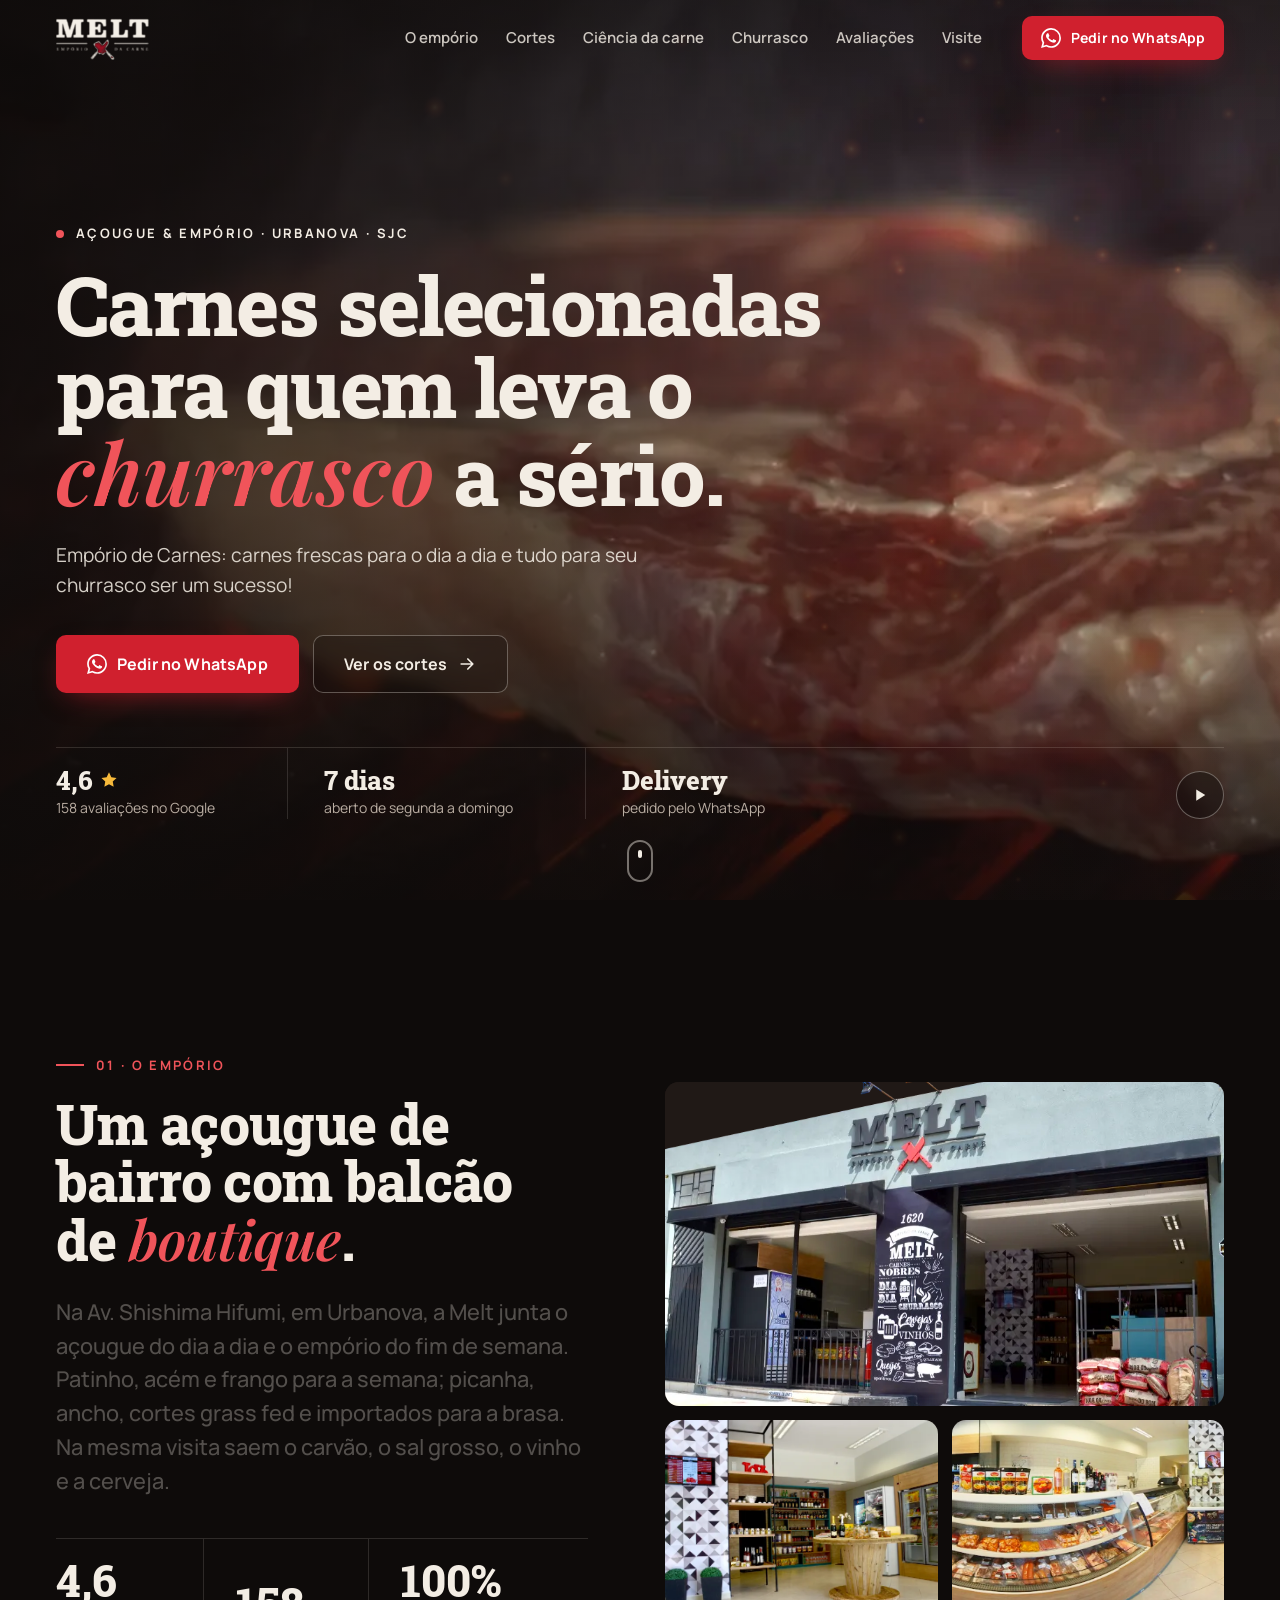
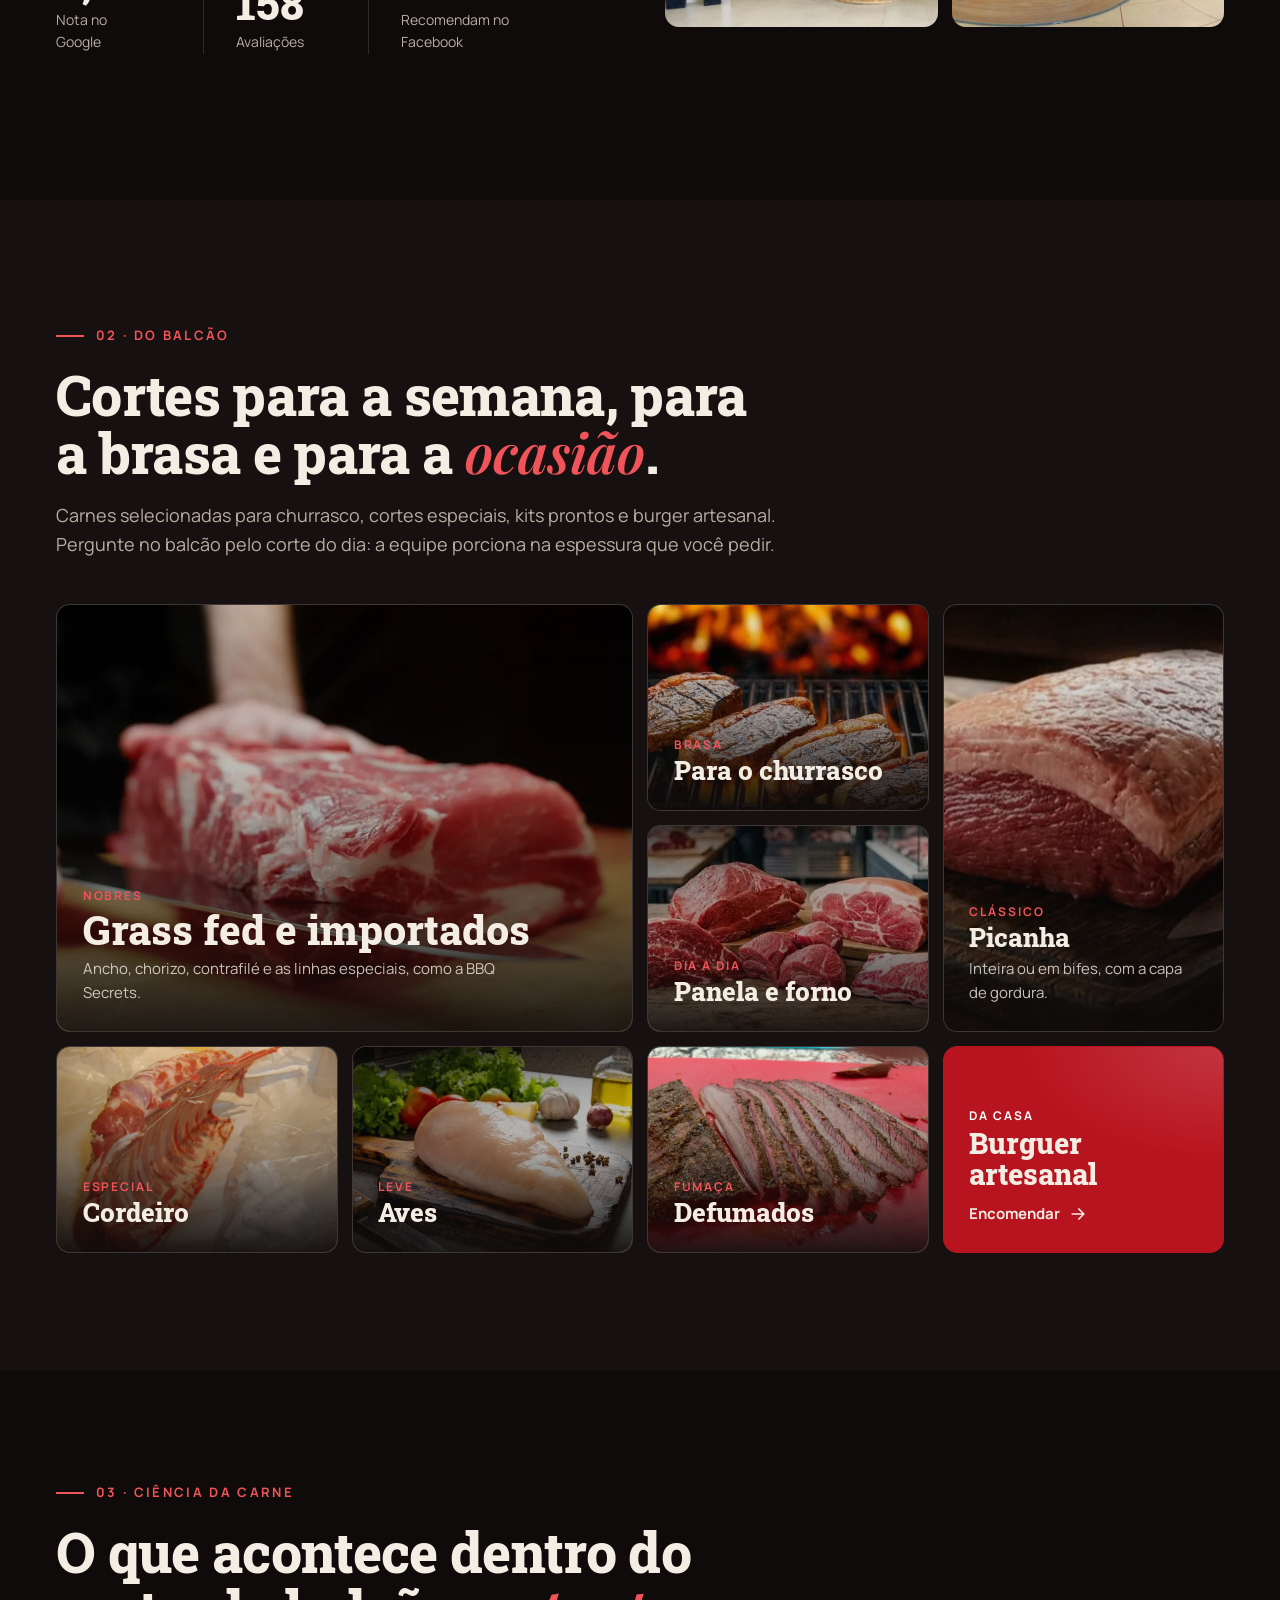
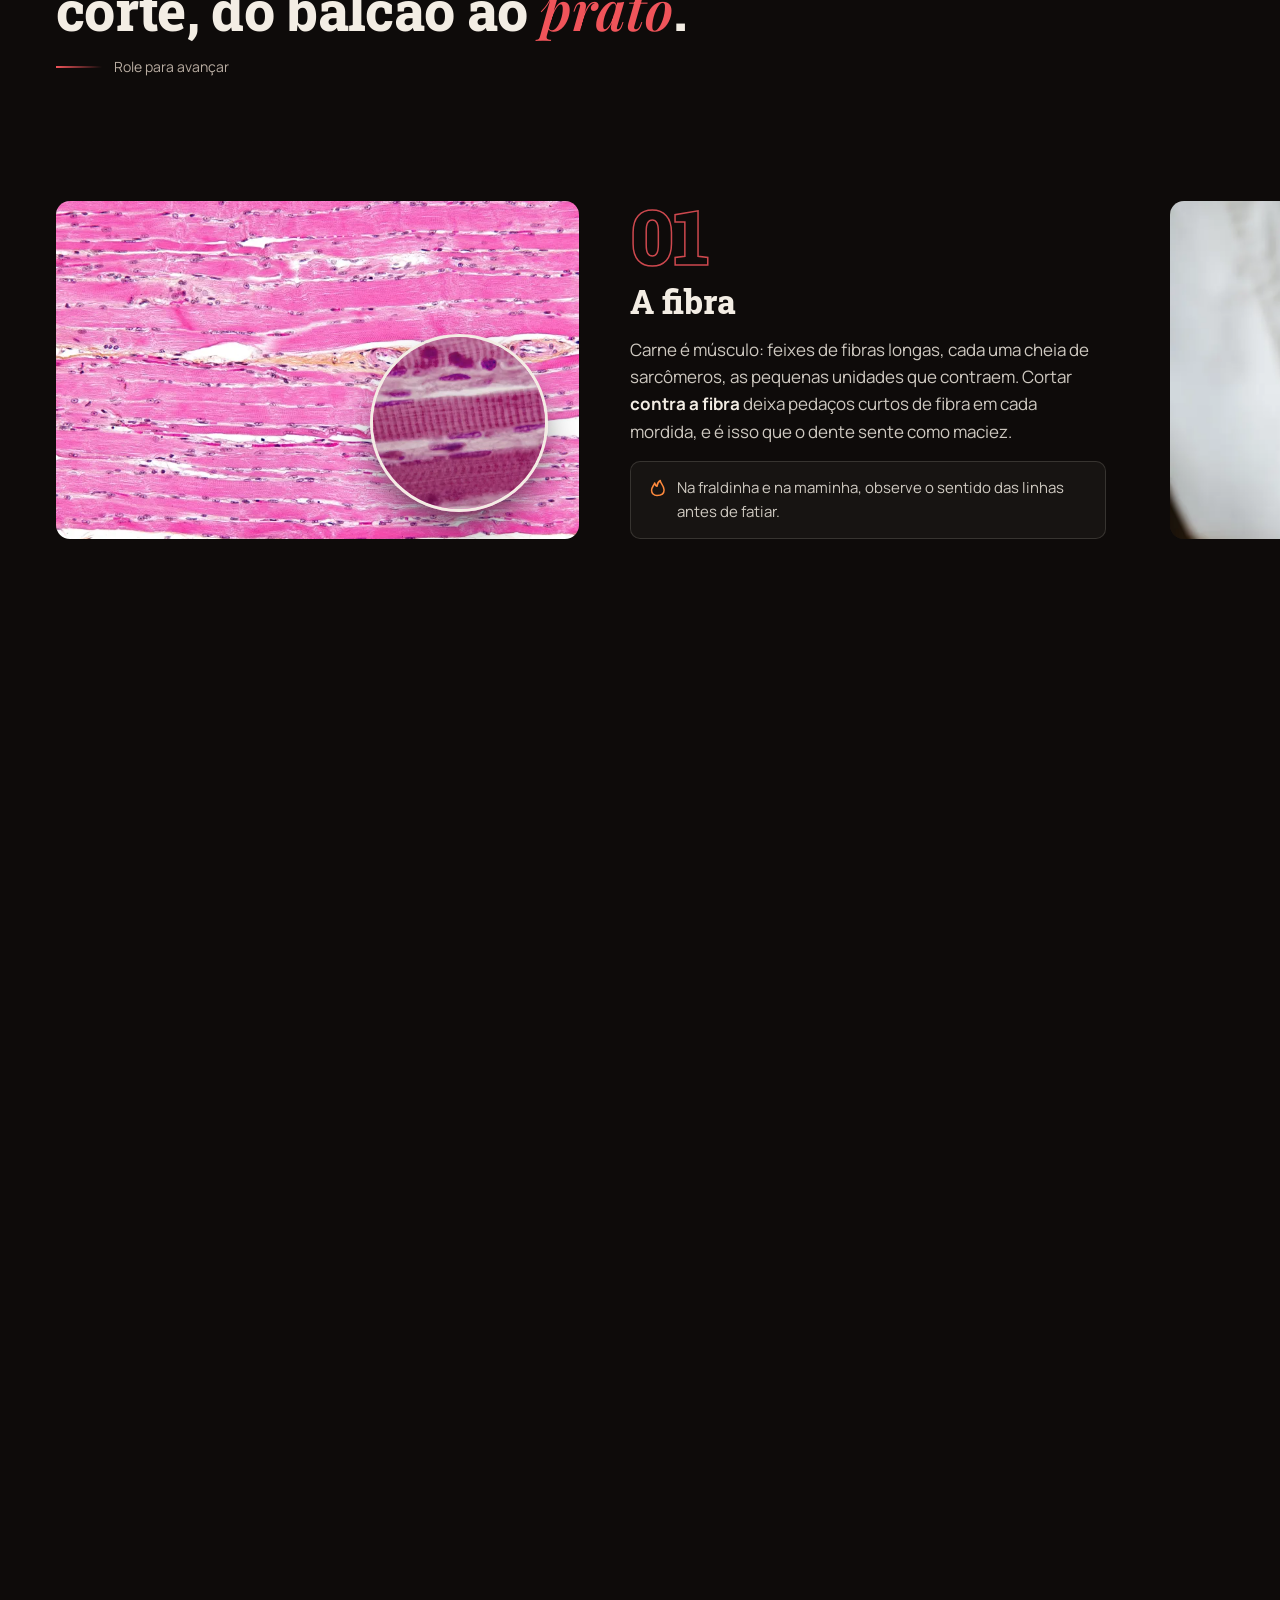
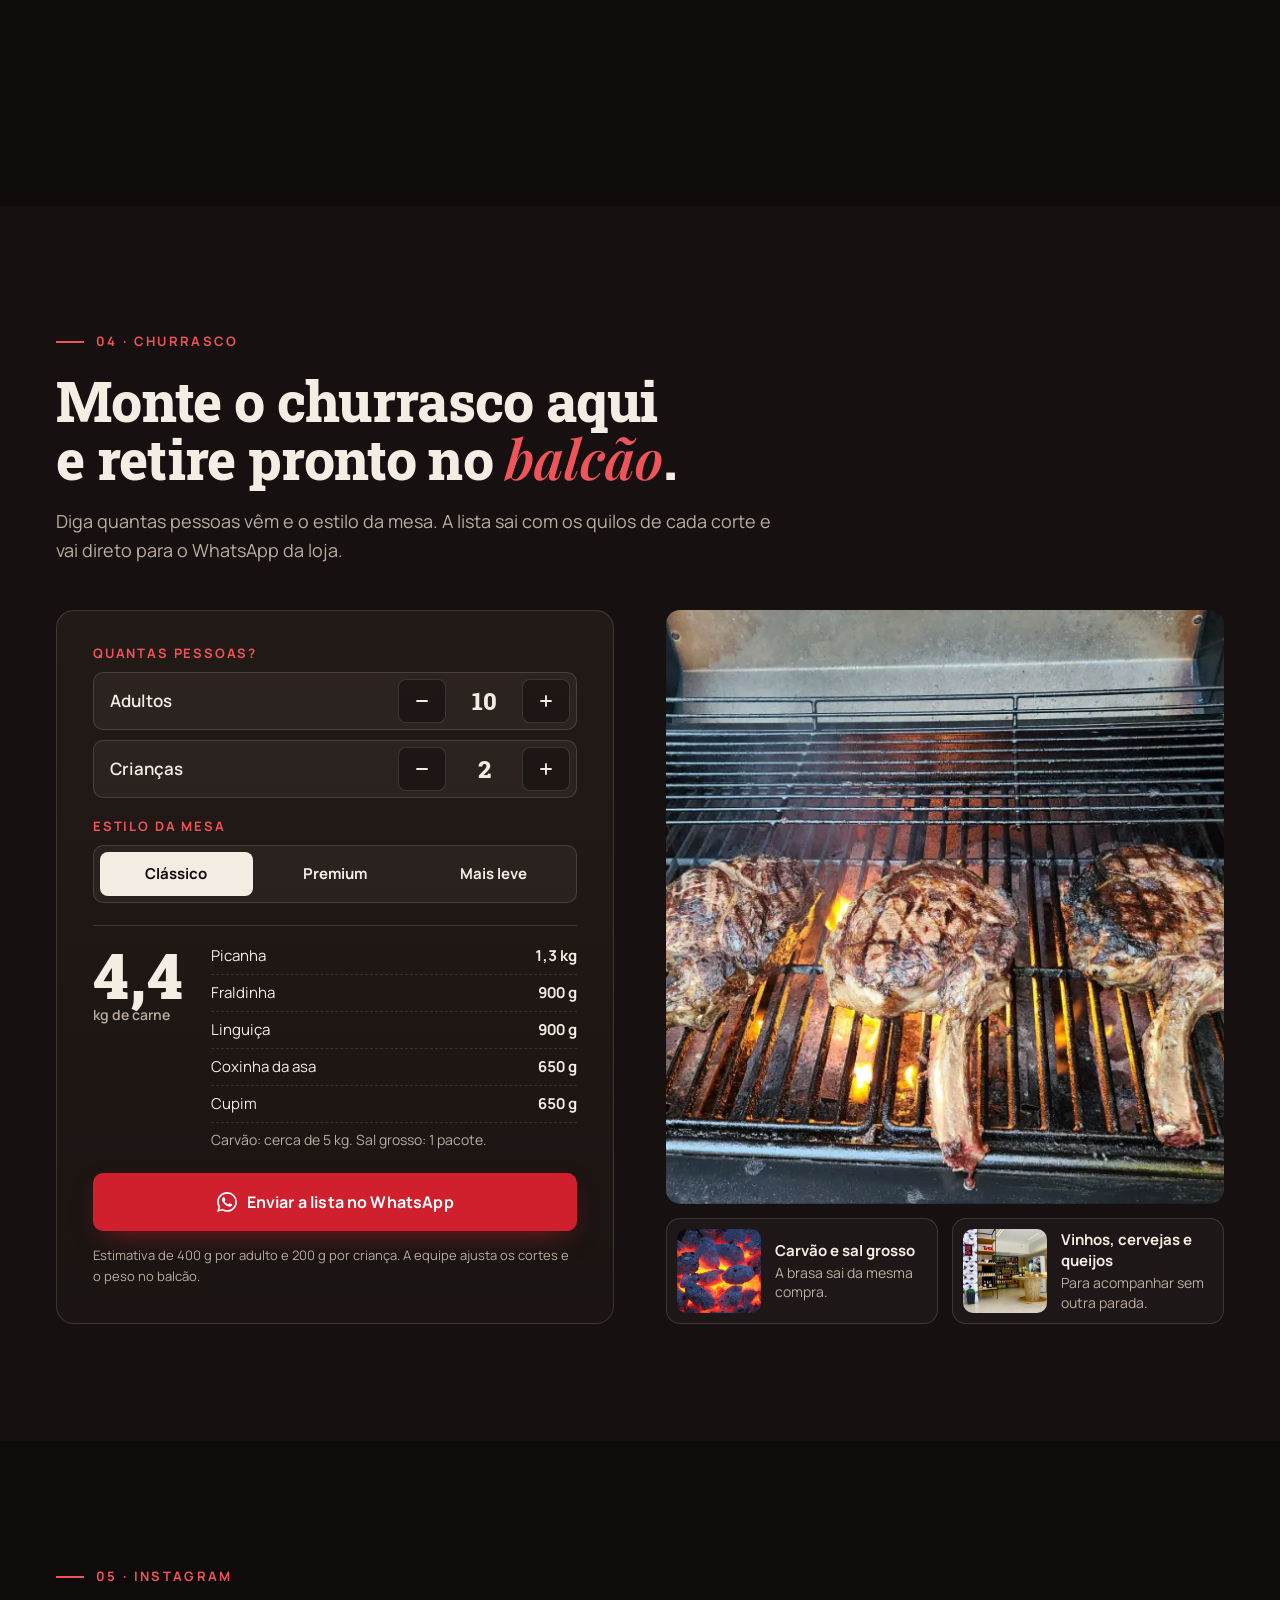
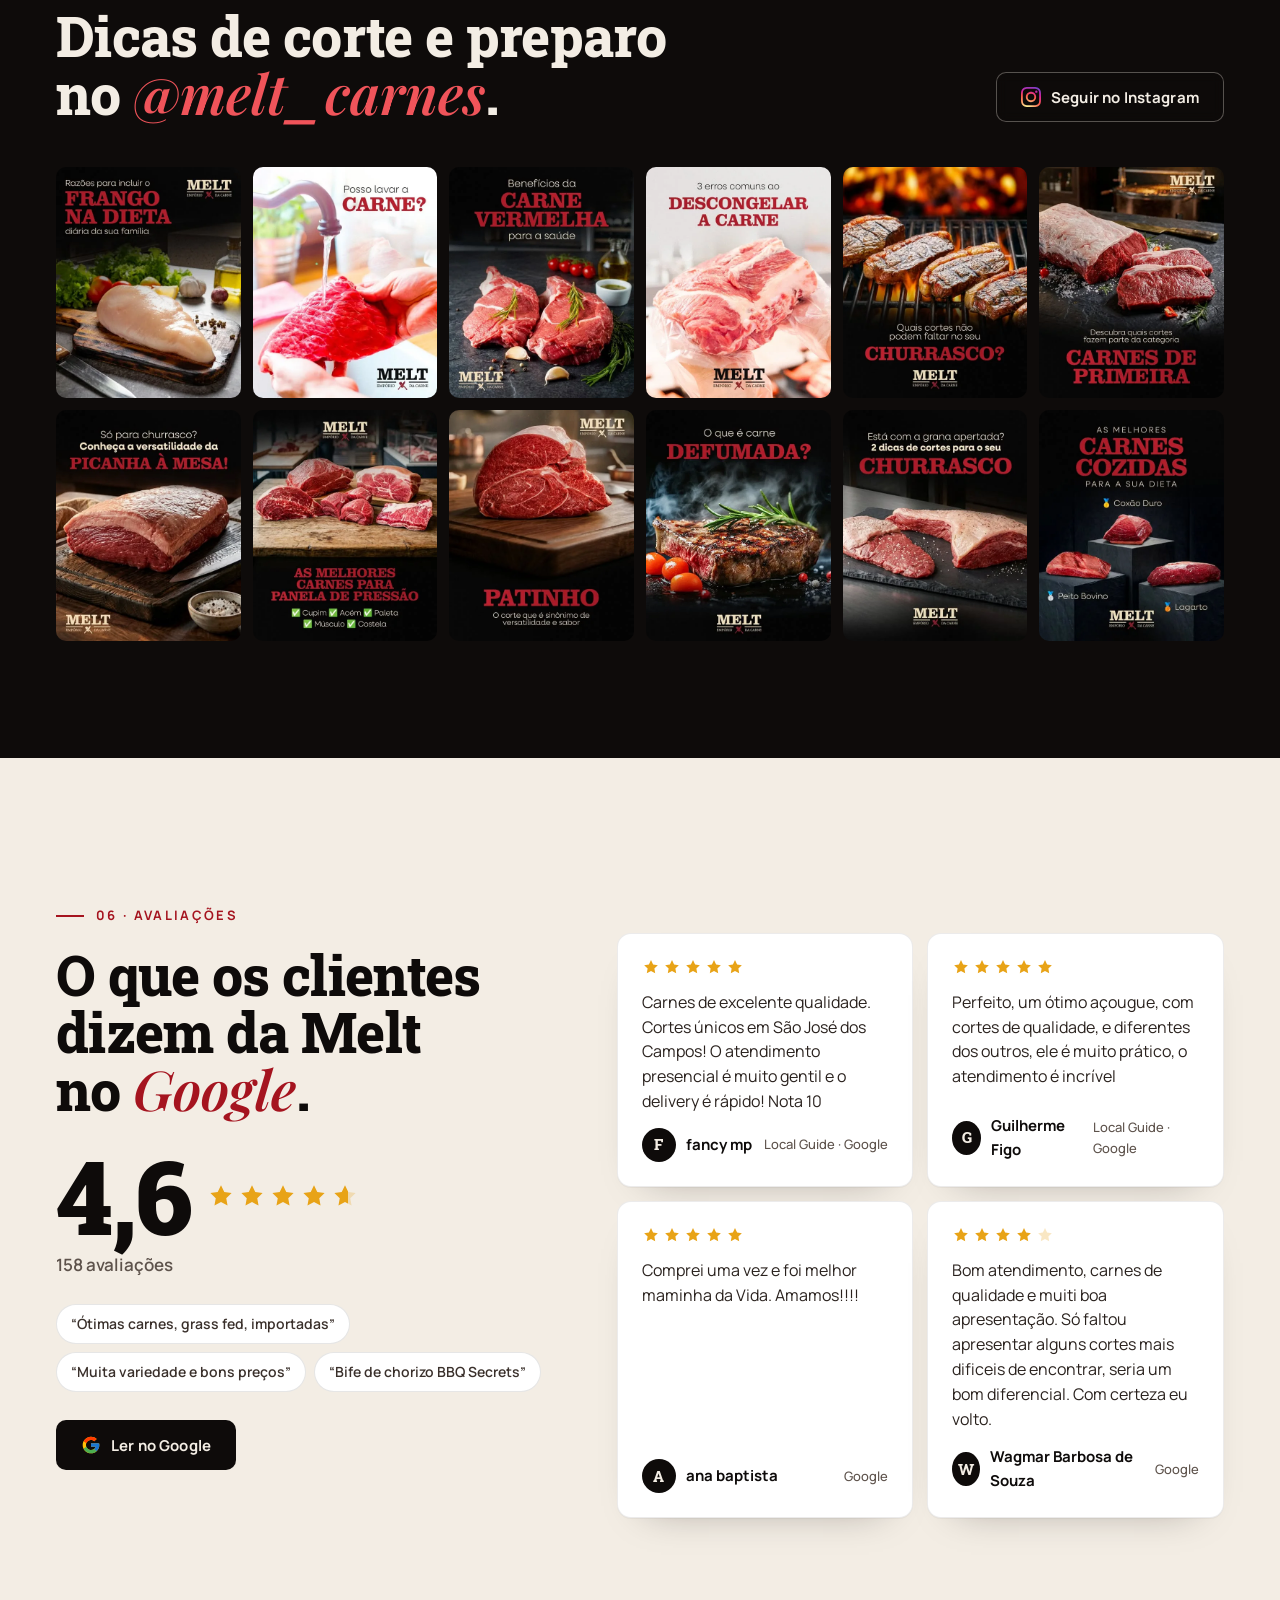
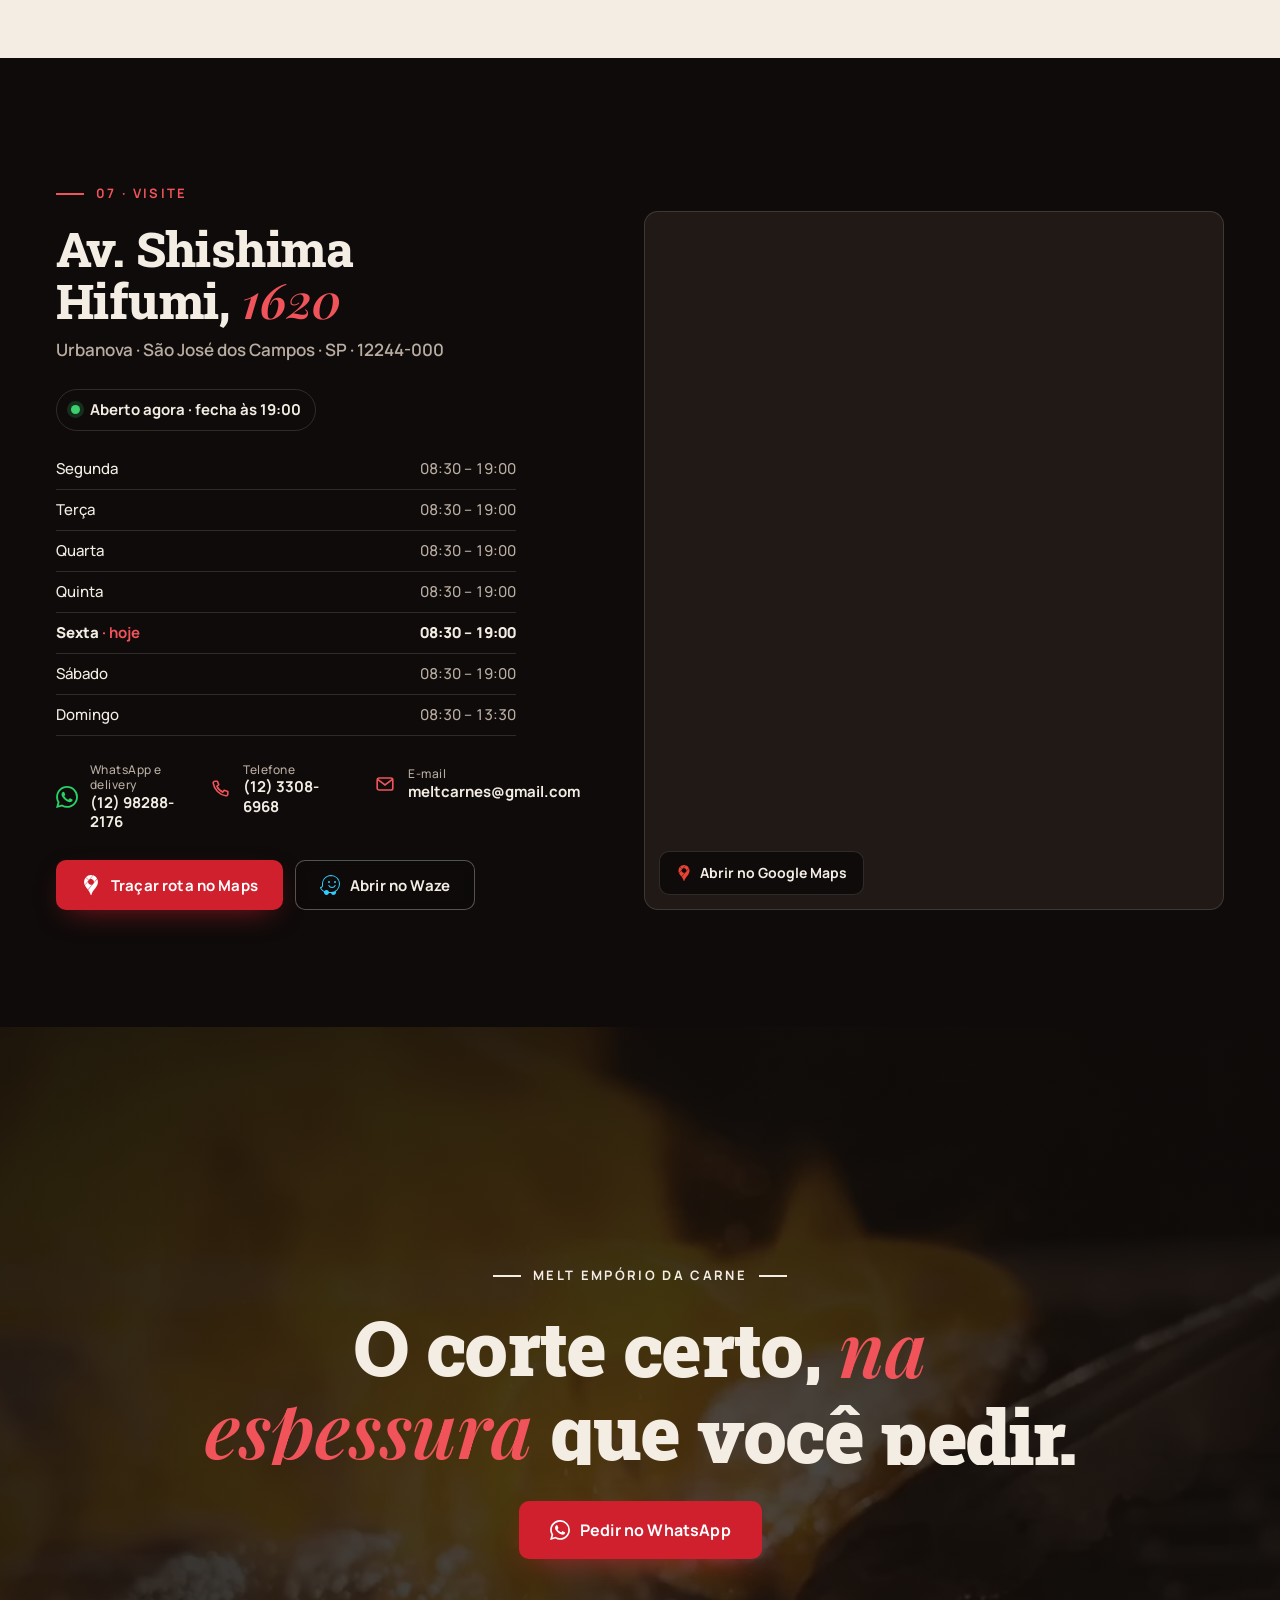
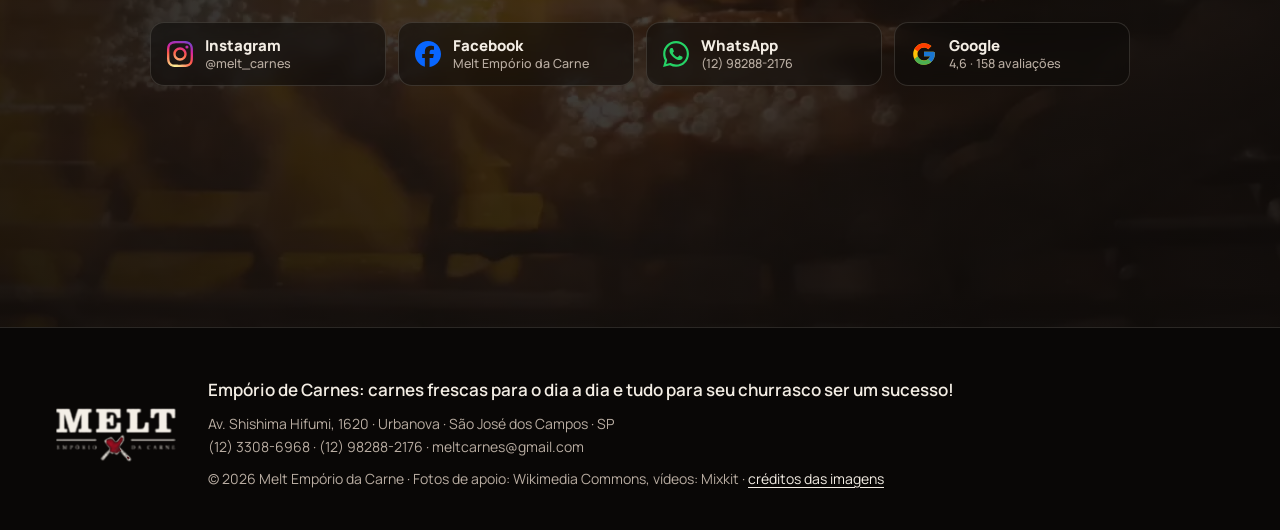
<file: index.html>
<!doctype html>
<html lang="pt-BR" data-type="place" data-radius="soft">
<head>
<meta charset="utf-8">
<meta name="viewport" content="width=device-width, initial-scale=1, viewport-fit=cover">
<title>Melt Empório da Carne · Açougue premium e churrasco em Urbanova, São José dos Campos</title>
<meta name="description" content="Empório de Carnes: carnes frescas para o dia a dia e tudo para seu churrasco ser um sucesso! Cortes especiais, grass fed e importados, kits prontos, burger artesanal e cordeiro na Av. Shishima Hifumi, Urbanova. Nota 4,6 no Google.">
<meta name="page-type" content="place">
<meta name="site-kind" content="other">
<meta name="page-kind" content="place">
<meta name="theme-color" content="#0e0b0a">
<meta property="og:type" content="website">
<meta property="og:locale" content="pt_BR">
<meta property="og:title" content="Melt Empório da Carne · Cortes especiais e churrasco em Urbanova">
<meta property="og:description" content="Carnes frescas para o dia a dia e tudo para seu churrasco ser um sucesso. Av. Shishima Hifumi, Urbanova, São José dos Campos.">
<meta property="og:url" content="https://gustavox222.github.io/melt-carnes/">
<meta property="og:image" content="https://gustavox222.github.io/melt-carnes/share.jpg">
<link rel="canonical" href="https://gustavox222.github.io/melt-carnes/">
<meta name="twitter:card" content="summary_large_image">
<link rel="icon" href="img/logo-icone.png?v=1" type="image/png">
<link rel="apple-touch-icon" href="img/logo-icone.png?v=1">
<link rel="preconnect" href="https://fonts.googleapis.com">
<link rel="preconnect" href="https://fonts.gstatic.com" crossorigin>
<link href="https://fonts.googleapis.com/css2?family=Manrope:wght@400;500;600;700;800&family=Playfair+Display:ital,wght@1,500;1,600&family=Roboto+Slab:wght@500;700;800;900&display=swap" rel="stylesheet">
<link rel="preload" as="image" href="img/video/hero-poster.webp?v=1" media="not ((max-width: 900px) and (orientation: portrait))">
<link rel="preload" as="image" href="img/video/hero-poster-mobile.webp?v=1" media="(max-width: 900px) and (orientation: portrait)">
<link rel="stylesheet" href="css/style.css?v=4">
<script>(function(d){d.classList.add('js','m-enter');if(window.matchMedia&&matchMedia('(prefers-reduced-motion: reduce)').matches)d.classList.add('reduce');setTimeout(function(){d.classList.add('ready');},3000);})(document.documentElement);</script>
<script type="application/ld+json">
{
  "@context": "https://schema.org",
  "@type": "ButcherShop",
  "name": "Melt Empório da Carne",
  "description": "Empório de Carnes: carnes frescas para o dia a dia e tudo para seu churrasco ser um sucesso!",
  "image": "https://gustavox222.github.io/melt-carnes/share.jpg",
  "url": "https://gustavox222.github.io/melt-carnes/",
  "telephone": "+55-12-3308-6968",
  "email": "meltcarnes@gmail.com",
  "priceRange": "$$",
  "address": {"@type": "PostalAddress", "streetAddress": "Av. Shishima Hifumi, 1620 - Urbanova", "addressLocality": "São José dos Campos", "addressRegion": "SP", "postalCode": "12244-000", "addressCountry": "BR"},
  "openingHoursSpecification": [
    {"@type": "OpeningHoursSpecification", "dayOfWeek": ["Monday","Tuesday","Wednesday","Thursday","Friday","Saturday"], "opens": "08:30", "closes": "19:00"},
    {"@type": "OpeningHoursSpecification", "dayOfWeek": "Sunday", "opens": "08:30", "closes": "13:30"}
  ],
  "aggregateRating": {"@type": "AggregateRating", "ratingValue": "4.6", "reviewCount": "158"},
  "sameAs": ["https://www.instagram.com/melt_carnes/", "https://www.facebook.com/meltemporiodacarne/"]
}
</script>
</head>
<body>
<!-- Melt Empório da Carne · place (açougue/empório premium, Urbanova)
     Cores da logo e do Instagram: preto carvão #0e0b0a, osso #f3ede4, vermelho da logo #d0202e
     Roboto Slab (títulos, serifa grossa como o "MELT" e as artes do Instagram) + Manrope (texto) + Playfair Display itálico (acentos)
     Hero: vídeo de fundo (ribeye na brasa) + brasas subindo + título em SplitText + botões magnéticos
     Momentos: (1) biografia que acende palavra por palavra; (2) capítulos da ciência da carne em rolagem horizontal fixada.
     Interativos: calculadora de churrasco que monta o pedido no WhatsApp, termômetro do ponto, horário "aberto agora". -->
<a class="skip" href="#conteudo">Pular para o conteúdo</a>

<svg width="0" height="0" style="position:absolute" aria-hidden="true">
  <symbol id="i-arrow" viewBox="0 0 24 24"><path d="M5 12h14M13 6l6 6-6 6" fill="none" stroke="currentColor" stroke-width="2" stroke-linecap="round" stroke-linejoin="round"/></symbol>
  <symbol id="i-star" viewBox="0 0 24 24"><path d="M12 2.8l2.8 5.8 6.3.9-4.6 4.4 1.1 6.3L12 17.2l-5.6 3 1.1-6.3L2.9 9.5l6.3-.9z" fill="currentColor"/></symbol>
  <symbol id="i-pin" viewBox="0 0 24 24"><path d="M12 21s-7-6.2-7-11.5A7 7 0 0 1 19 9.5C19 14.8 12 21 12 21z" fill="none" stroke="currentColor" stroke-width="1.8"/><circle cx="12" cy="9.5" r="2.5" fill="none" stroke="currentColor" stroke-width="1.8"/></symbol>
  <symbol id="i-phone" viewBox="0 0 24 24"><path d="M6.6 3.5h2.6l1.4 4-2 1.4a12 12 0 0 0 6.5 6.5l1.4-2 4 1.4v2.6a2 2 0 0 1-2.2 2A16.5 16.5 0 0 1 4.6 5.7a2 2 0 0 1 2-2.2z" fill="none" stroke="currentColor" stroke-width="1.8" stroke-linejoin="round"/></symbol>
  <symbol id="i-mail" viewBox="0 0 24 24"><rect x="3.5" y="5.5" width="17" height="13" rx="2" fill="none" stroke="currentColor" stroke-width="1.8"/><path d="M4 7l8 6 8-6" fill="none" stroke="currentColor" stroke-width="1.8"/></symbol>
  <symbol id="i-clock" viewBox="0 0 24 24"><circle cx="12" cy="12" r="8.5" fill="none" stroke="currentColor" stroke-width="1.8"/><path d="M12 7.5V12l3 2" fill="none" stroke="currentColor" stroke-width="1.8" stroke-linecap="round"/></symbol>
  <symbol id="i-route" viewBox="0 0 24 24"><circle cx="6" cy="18" r="2.2" fill="none" stroke="currentColor" stroke-width="1.8"/><circle cx="18" cy="6" r="2.2" fill="none" stroke="currentColor" stroke-width="1.8"/><path d="M8.2 18H15a3 3 0 0 0 0-6H9a3 3 0 0 1 0-6h6.8" fill="none" stroke="currentColor" stroke-width="1.8" stroke-linecap="round"/></symbol>
  <symbol id="i-truck" viewBox="0 0 24 24"><path d="M3 6.5h11v9H3zM14 9.5h3.8l3.2 3.4v2.6h-7" fill="none" stroke="currentColor" stroke-width="1.8" stroke-linejoin="round"/><circle cx="7" cy="17.5" r="1.8" fill="currentColor"/><circle cx="17" cy="17.5" r="1.8" fill="currentColor"/></symbol>
  <symbol id="i-pause" viewBox="0 0 24 24"><path d="M8 5v14M16 5v14" stroke="currentColor" stroke-width="2.4" stroke-linecap="round"/></symbol>
  <symbol id="i-play" viewBox="0 0 24 24"><path d="M7 4.5v15l12-7.5z" fill="currentColor"/></symbol>
  <symbol id="i-minus" viewBox="0 0 24 24"><path d="M6 12h12" stroke="currentColor" stroke-width="2.2" stroke-linecap="round"/></symbol>
  <symbol id="i-plus" viewBox="0 0 24 24"><path d="M6 12h12M12 6v12" stroke="currentColor" stroke-width="2.2" stroke-linecap="round"/></symbol>
  <symbol id="i-flame" viewBox="0 0 24 24"><path d="M12 21c-4 0-6.5-2.7-6.5-6.2 0-3.6 2.6-5.6 3.7-8.8.4 2.2 1.6 3.4 2.8 4 .1-3 1.6-5.6 3.9-7 0 3.4 4.6 6 4.6 11.4 0 3.8-3 6.6-8.5 6.6z" fill="none" stroke="currentColor" stroke-width="1.8" stroke-linejoin="round"/></symbol>
</svg>

<header class="nav" data-nav>
  <div class="wrap nav__in">
    <a class="nav__brand" href="#inicio" aria-label="Melt Empório da Carne, voltar ao início">
      <img src="img/logo-claro.png?v=1" alt="Melt Empório da Carne" width="540" height="360">
    </a>
    <nav class="nav__links" aria-label="Seções">
      <a href="#emporio">O empório</a>
      <a href="#cortes">Cortes</a>
      <a href="#ciencia">Ciência da carne</a>
      <a href="#churrasco">Churrasco</a>
      <a href="#avaliacoes">Avaliações</a>
      <a href="#visite">Visite</a>
    </nav>
    <a class="btn btn--red btn--sm nav__cta" href="https://wa.me/5512982882176?text=Ol%C3%A1%2C%20Melt!%20Vim%20pelo%20site%20e%20quero%20fazer%20um%20pedido." target="_blank" rel="noopener" data-magnetic>
      <img src="img/icons/whatsapp.svg" alt="" width="18" height="18"> Pedir no WhatsApp
    </a>
    <button class="nav__toggle" type="button" aria-expanded="false" aria-controls="menu" data-menu-toggle>
      <span class="sr">Abrir menu</span><span class="nav__bars" aria-hidden="true"><i></i><i></i></span>
    </button>
  </div>
</header>

<div class="menu" id="menu" data-menu hidden>
  <nav aria-label="Menu">
    <a href="#emporio"><small>01</small>O empório</a>
    <a href="#cortes"><small>02</small>Cortes</a>
    <a href="#ciencia"><small>03</small>Ciência da carne</a>
    <a href="#churrasco"><small>04</small>Churrasco</a>
    <a href="#feed"><small>05</small>Instagram</a>
    <a href="#avaliacoes"><small>06</small>Avaliações</a>
    <a href="#visite"><small>07</small>Visite</a>
  </nav>
  <div class="menu__foot">
    <a class="btn btn--red" href="https://wa.me/5512982882176?text=Ol%C3%A1%2C%20Melt!%20Vim%20pelo%20site%20e%20quero%20fazer%20um%20pedido." target="_blank" rel="noopener"><img src="img/icons/whatsapp.svg" alt="" width="18" height="18"> Pedir no WhatsApp</a>
    <a class="btn btn--ghost" href="tel:+551233086968"><svg class="ic" aria-hidden="true"><use href="#i-phone"/></svg> (12) 3308-6968</a>
  </div>
</div>

<main id="conteudo">

  <!-- ============================================================ HERO -->
  <section class="hero" id="inicio" data-enter>
    <div class="hero__media" data-hero-media>
      <video class="hero__video" data-hero-video muted loop playsinline autoplay preload="metadata"
        poster="img/video/hero-poster.webp?v=1" aria-hidden="true"
        data-src-lg="video/hero-720.mp4?v=1" data-src-sm="video/hero-mobile.mp4?v=1" data-poster-sm="img/video/hero-poster-mobile.webp?v=1"></video>
      <canvas class="hero__embers" data-embers aria-hidden="true"></canvas>
      <div class="hero__shade" aria-hidden="true"></div>
    </div>
    <div class="wrap hero__in">
      <p class="eyebrow hero__eyebrow" data-hero-eyebrow><span class="dot" aria-hidden="true"></span> Açougue &amp; empório · Urbanova · SJC</p>
      <h1 class="hero__title" data-hero-title>Carnes selecionadas para quem leva o <em>churrasco</em> a sério.</h1>
      <p class="hero__lead" data-hero-lead>Empório de Carnes: carnes frescas para o dia a dia e tudo para seu churrasco ser um sucesso!</p>
      <div class="hero__actions" data-hero-actions>
        <a class="btn btn--red btn--lg" href="https://wa.me/5512982882176?text=Ol%C3%A1%2C%20Melt!%20Vim%20pelo%20site%20e%20quero%20fazer%20um%20pedido." target="_blank" rel="noopener" data-magnetic>
          <img src="img/icons/whatsapp.svg" alt="" width="20" height="20"> Pedir no WhatsApp
        </a>
        <a class="btn btn--ghost btn--lg" href="#cortes" data-magnetic>Ver os cortes <svg class="ic" aria-hidden="true"><use href="#i-arrow"/></svg></a>
      </div>
      <ul class="hero__facts" data-hero-facts>
        <li><strong>4,6<svg class="ic ic--star" aria-hidden="true"><use href="#i-star"/></svg></strong><span>158 avaliações no Google</span></li>
        <li><strong>7 dias</strong><span>aberto de segunda a domingo</span></li>
        <li><strong>Delivery</strong><span>pedido pelo WhatsApp</span></li>
      </ul>
    </div>
    <button class="hero__pause" type="button" data-video-toggle aria-pressed="false">
      <svg class="ic" aria-hidden="true"><use href="#i-pause"/></svg><span class="sr">Pausar o vídeo</span>
    </button>
    <a class="hero__scroll" href="#emporio" aria-label="Rolar para O empório"><span></span></a>
  </section>

  <!-- ============================================================ O EMPÓRIO -->
  <section class="sec sec--dark emporio" id="emporio" style="--h:1">
    <div class="wrap emporio__grid">
      <div class="emporio__text">
        <p class="eyebrow">01 · O empório</p>
        <h2 class="h2">Um açougue de bairro com balcão de <em>boutique</em>.</h2>
        <p class="emporio__bio" data-highlight>Na Av. Shishima Hifumi, em Urbanova, a Melt junta o açougue do dia a dia e o empório do fim de semana. Patinho, acém e frango para a semana; picanha, ancho, cortes grass fed e importados para a brasa. Na mesma visita saem o carvão, o sal grosso, o vinho e a cerveja.</p>
        <dl class="stats">
          <div><dt>Nota no Google</dt><dd><span data-count="4.6" data-decimals="1">4,6</span></dd></div>
          <div><dt>Avaliações</dt><dd><span data-count="158">158</span></dd></div>
          <div><dt>Recomendam no Facebook</dt><dd><span data-count="100">100</span>%</dd></div>
        </dl>
      </div>
      <div class="emporio__photos">
        <figure class="ph ph--tall" data-cut><img src="img/loja/fachada-800.webp?v=1" srcset="img/loja/fachada-800.webp?v=1 800w, img/loja/fachada.webp?v=1 1600w" sizes="(max-width: 900px) 92vw, 34vw" alt="Fachada da Melt Empório da Carne em Urbanova, com o letreiro vermelho e preto" width="1600" height="1053" loading="lazy" data-source="client" data-subject="fachada"></figure>
        <figure class="ph" data-cut><img src="img/loja/interior-700.webp?v=1" srcset="img/loja/interior-700.webp?v=1 700w, img/loja/interior.webp?v=1 1400w" sizes="(max-width: 900px) 45vw, 17vw" alt="Interior do empório com prateleiras de vinhos, cervejas e mesa de queijos" width="1400" height="946" loading="lazy" data-source="client" data-subject="interior"></figure>
        <figure class="ph" data-cut data-cut-delay="0.2"><img src="img/loja/balcao.webp?v=1" alt="Balcão refrigerado com cortes embalados, linguiças e temperos" width="894" height="541" loading="lazy" data-source="client" data-subject="balcão"></figure>
      </div>
    </div>
  </section>

  <!-- ============================================================ CORTES -->
  <section class="sec sec--char cortes" id="cortes" style="--h:2">
    <div class="wrap">
      <div class="sec__head">
        <p class="eyebrow">02 · Do balcão</p>
        <h2 class="h2">Cortes para a semana, para a brasa e para a <em>ocasião</em>.</h2>
        <p class="sec__lead">Carnes selecionadas para churrasco, cortes especiais, kits prontos e burger artesanal. Pergunte no balcão pelo corte do dia: a equipe porciona na espessura que você pedir.</p>
      </div>
      <div class="bento" data-bento>
        <a class="tile tile--a" href="https://wa.me/5512982882176?text=Ol%C3%A1%2C%20Melt!%20Quero%20saber%20dos%20cortes%20nobres%20e%20importados%20dispon%C3%ADveis." target="_blank" rel="noopener" data-spot>
          <video class="tile__video" data-lazy-video muted loop playsinline preload="none" poster="img/video/marmoreio-poster.webp?v=1" data-src="video/marmoreio.mp4?v=1" aria-hidden="true"></video>
          <span class="tile__body"><span class="tile__kicker">Nobres</span><span class="tile__title">Grass fed e importados</span><span class="tile__text">Ancho, chorizo, contrafilé e as linhas especiais, como a BBQ Secrets.</span></span>
        </a>
        <a class="tile tile--b" href="https://wa.me/5512982882176?text=Ol%C3%A1%2C%20Melt!%20Quero%20montar%20um%20churrasco." target="_blank" rel="noopener" data-spot>
          <img src="img/cortes/churrasco.webp?v=1" alt="Bifes grossos dourando na grelha sobre a brasa" width="512" height="397" loading="lazy" data-source="client" data-subject="churrasco" style="--pos:50% 40%">
          <span class="tile__body"><span class="tile__kicker">Brasa</span><span class="tile__title">Para o churrasco</span></span>
        </a>
        <a class="tile tile--d" href="https://wa.me/5512982882176?text=Ol%C3%A1%2C%20Melt!%20Tem%20picanha%20hoje%3F" target="_blank" rel="noopener" data-spot>
          <img src="img/cortes/picanha.webp?v=1" alt="Picanha inteira com capa de gordura sobre tábua de madeira" width="512" height="397" loading="lazy" data-source="client" data-subject="picanha" style="--pos:42% 50%">
          <span class="tile__body"><span class="tile__kicker">Clássico</span><span class="tile__title">Picanha</span><span class="tile__text">Inteira ou em bifes, com a capa de gordura.</span></span>
        </a>
        <a class="tile tile--c" href="https://wa.me/5512982882176?text=Ol%C3%A1%2C%20Melt!%20Quero%20carnes%20para%20o%20dia%20a%20dia." target="_blank" rel="noopener" data-spot>
          <img src="img/cortes/dia-a-dia.webp?v=1" alt="Cortes de cupim, acém, paleta, músculo e costela crus sobre a bancada" width="512" height="282" loading="lazy" data-source="client" data-subject="dia a dia" style="--pos:50% 50%">
          <span class="tile__body"><span class="tile__kicker">Dia a dia</span><span class="tile__title">Panela e forno</span></span>
        </a>
        <a class="tile tile--e" href="https://wa.me/5512982882176?text=Ol%C3%A1%2C%20Melt!%20Quero%20saber%20dos%20cortes%20de%20cordeiro." target="_blank" rel="noopener" data-spot>
          <img src="img/ciencia/cordeiro-800.webp?v=1" alt="Carré de cordeiro cru com os ossos limpos" width="800" height="600" loading="lazy" data-source="stand-in" data-subject="cordeiro" style="--pos:50% 50%">
          <span class="tile__body"><span class="tile__kicker">Especial</span><span class="tile__title">Cordeiro</span></span>
        </a>
        <a class="tile tile--f" href="https://wa.me/5512982882176?text=Ol%C3%A1%2C%20Melt!%20Quero%20saber%20das%20aves%20dispon%C3%ADveis." target="_blank" rel="noopener" data-spot>
          <img src="img/cortes/aves.webp?v=1" alt="Peito de frango fresco sobre tábua com alho e pimenta" width="512" height="448" loading="lazy" data-source="client" data-subject="frango" style="--pos:50% 50%">
          <span class="tile__body"><span class="tile__kicker">Leve</span><span class="tile__title">Aves</span></span>
        </a>
        <a class="tile tile--g" href="https://wa.me/5512982882176?text=Ol%C3%A1%2C%20Melt!%20Quero%20saber%20dos%20defumados." target="_blank" rel="noopener" data-spot>
          <img src="img/ciencia/defumado-800.webp?v=1" alt="Peito bovino defumado fatiado, com o anel rosado sob a casca de pimenta" width="800" height="600" loading="lazy" data-source="stand-in" data-subject="defumados" style="--pos:50% 50%">
          <span class="tile__body"><span class="tile__kicker">Fumaça</span><span class="tile__title">Defumados</span></span>
        </a>
        <a class="tile tile--h tile--type" href="https://wa.me/5512982882176?text=Ol%C3%A1%2C%20Melt!%20Quero%20encomendar%20burger%20artesanal." target="_blank" rel="noopener" data-spot>
          <span class="tile__body"><span class="tile__kicker">Da casa</span><span class="tile__title tile__title--xl">Burguer artesanal</span><span class="tile__go">Encomendar <svg class="ic" aria-hidden="true"><use href="#i-arrow"/></svg></span></span>
        </a>
      </div>
    </div>
  </section>

  <!-- ============================================================ CIÊNCIA -->
  <section class="sec sec--dark ciencia" id="ciencia" data-chapters>
    <div class="wrap ciencia__head">
      <p class="eyebrow">03 · Ciência da carne</p>
      <h2 class="h2">O que acontece dentro do corte, do balcão ao <em>prato</em>.</h2>
      <p class="ciencia__hint" aria-hidden="true"><span></span> Role para avançar</p>
    </div>
    <div class="chapters" data-chapter-viewport>
      <div class="chapters__track" data-chapter-track>

        <article class="chap">
          <div class="chap__media">
            <img src="img/ciencia/fibra-800.webp?v=1" srcset="img/ciencia/fibra-800.webp?v=1 800w, img/ciencia/fibra.webp?v=1 1600w" sizes="(max-width: 1023px) 92vw, 44vw" alt="Fibras de músculo esquelético vistas ao microscópio, longas e paralelas" width="1600" height="1067" loading="lazy" data-source="stand-in" data-subject="fibra muscular">
            <span class="chap__lens" aria-hidden="true"><img src="img/ciencia/sarcomero-800.webp?v=1" alt="" width="800" height="531" loading="lazy"></span>
          </div>
          <div class="chap__text">
            <span class="chap__n">01</span>
            <h3 class="h3">A fibra</h3>
            <p>Carne é músculo: feixes de fibras longas, cada uma cheia de sarcômeros, as pequenas unidades que contraem. Cortar <strong>contra a fibra</strong> deixa pedaços curtos de fibra em cada mordida, e é isso que o dente sente como maciez.</p>
            <p class="chap__tip"><svg class="ic" aria-hidden="true"><use href="#i-flame"/></svg> Na fraldinha e na maminha, observe o sentido das linhas antes de fatiar.</p>
          </div>
        </article>

        <article class="chap">
          <div class="chap__media">
            <img src="img/ciencia/marmoreio-800.webp?v=1" srcset="img/ciencia/marmoreio-800.webp?v=1 800w, img/ciencia/marmoreio.webp?v=1 1600w" sizes="(max-width: 1023px) 92vw, 44vw" alt="Mão com luva segurando um bife cru com veios de gordura entremeada" width="1600" height="1068" loading="lazy" data-source="stand-in" data-subject="marmoreio" style="object-position:60% 55%">
          </div>
          <div class="chap__text">
            <span class="chap__n">02</span>
            <h3 class="h3">O marmoreio</h3>
            <p>Os fios brancos dentro do corte são gordura intramuscular. Ela derrete antes de a carne chegar ao ponto, lubrifica as fibras por dentro e leva sabor a cada pedaço. Quanto mais fino e espalhado, mais suculento.</p>
            <p class="chap__tip"><svg class="ic" aria-hidden="true"><use href="#i-flame"/></svg> Ancho e chorizo de boa genética mostram o marmoreio a olho nu.</p>
          </div>
        </article>

        <article class="chap">
          <div class="chap__media">
            <img src="img/ciencia/maturacao-800.webp?v=1" srcset="img/ciencia/maturacao-800.webp?v=1 800w, img/ciencia/maturacao.webp?v=1 1600w" sizes="(max-width: 1023px) 92vw, 44vw" alt="Peças bovinas em maturação a seco nas prateleiras de uma câmara fria" width="1600" height="2219" loading="lazy" data-source="stand-in" data-subject="maturação" style="object-position:50% 40%">
          </div>
          <div class="chap__text">
            <span class="chap__n">03</span>
            <h3 class="h3">A maturação</h3>
            <p>Em repouso refrigerado, enzimas da própria carne, as calpaínas e as catepsinas, quebram aos poucos as proteínas das fibras. Na maturação a seco a peça ainda perde água, concentra o sabor e forma uma casca que sai antes do corte.</p>
            <p class="chap__tip"><svg class="ic" aria-hidden="true"><use href="#i-flame"/></svg> Maturada a úmido vem embalada a vácuo; a seco, em câmara com ar circulando.</p>
          </div>
        </article>

        <article class="chap">
          <div class="chap__media">
            <video data-lazy-video muted loop playsinline preload="none" poster="img/video/maillard-poster.webp?v=1" data-src="video/maillard.mp4?v=1" aria-hidden="true"></video>
          </div>
          <div class="chap__text">
            <span class="chap__n">04</span>
            <h3 class="h3">A reação de Maillard</h3>
            <p>Acima de uns 140&nbsp;°C, aminoácidos e açúcares da superfície reagem e formam centenas de compostos de aroma: é a crosta dourada. Com a carne úmida, a energia vai para evaporar a água e a crosta demora.</p>
            <p class="chap__tip"><svg class="ic" aria-hidden="true"><use href="#i-flame"/></svg> Seque a peça com papel e só ponha na grelha bem quente.</p>
          </div>
        </article>

        <article class="chap chap--ponto">
          <div class="chap__media chap__media--ponto">
            <img src="img/ciencia/picanha-700.webp?v=1" srcset="img/ciencia/picanha-700.webp?v=1 700w, img/ciencia/picanha.webp?v=1 1100w" sizes="(max-width: 1023px) 92vw, 44vw" alt="Picanha inteira grelhada com marcas da grelha" width="1100" height="1467" loading="lazy" data-source="stand-in" data-subject="picanha grelhada" style="object-position:50% 45%">
            <div class="ponto" data-ponto>
              <div class="ponto__slice" aria-hidden="true"><span data-ponto-core></span></div>
              <div class="ponto__read"><strong data-ponto-temp>57&nbsp;°C</strong><span data-ponto-name>Ao ponto para mal</span></div>
              <label class="ponto__label" for="ponto-range">Temperatura no centro da peça</label>
              <input id="ponto-range" class="ponto__range" type="range" min="0" max="4" step="1" value="1" data-ponto-range aria-valuetext="57 °C, ao ponto para mal">
            </div>
          </div>
          <div class="chap__text">
            <span class="chap__n">05</span>
            <h3 class="h3">O ponto e o descanso</h3>
            <p>O ponto é a temperatura no centro da peça. Fora do fogo ela ainda sobe alguns graus, e os sucos se espalham de novo pelas fibras. Tire a carne um pouco antes e espere cinco a dez minutos para fatiar.</p>
            <p class="chap__tip"><svg class="ic" aria-hidden="true"><use href="#i-flame"/></svg> Arraste o termômetro e veja a cor do centro mudar.</p>
          </div>
        </article>

      </div>
    </div>
  </section>

  <!-- ============================================================ CHURRASCO -->
  <section class="sec sec--char churrasco" id="churrasco" style="--h:2">
    <div class="wrap">
      <div class="sec__head">
        <p class="eyebrow">04 · Churrasco</p>
        <h2 class="h2">Monte o churrasco aqui e retire pronto no <em>balcão</em>.</h2>
        <p class="sec__lead">Diga quantas pessoas vêm e o estilo da mesa. A lista sai com os quilos de cada corte e vai direto para o WhatsApp da loja.</p>
      </div>
      <div class="churrasco__grid">
        <form class="calc" data-calc novalidate>
          <fieldset class="calc__row">
            <legend>Quantas pessoas?</legend>
            <div class="stepper">
              <span class="stepper__label" id="lbl-adultos">Adultos</span>
              <button type="button" class="stepper__btn" data-step="adultos:-1" aria-label="Menos um adulto"><svg class="ic" aria-hidden="true"><use href="#i-minus"/></svg></button>
              <output class="stepper__val" data-val="adultos" aria-labelledby="lbl-adultos" aria-live="polite">10</output>
              <button type="button" class="stepper__btn" data-step="adultos:1" aria-label="Mais um adulto"><svg class="ic" aria-hidden="true"><use href="#i-plus"/></svg></button>
            </div>
            <div class="stepper">
              <span class="stepper__label" id="lbl-criancas">Crianças</span>
              <button type="button" class="stepper__btn" data-step="criancas:-1" aria-label="Menos uma criança"><svg class="ic" aria-hidden="true"><use href="#i-minus"/></svg></button>
              <output class="stepper__val" data-val="criancas" aria-labelledby="lbl-criancas" aria-live="polite">2</output>
              <button type="button" class="stepper__btn" data-step="criancas:1" aria-label="Mais uma criança"><svg class="ic" aria-hidden="true"><use href="#i-plus"/></svg></button>
            </div>
          </fieldset>
          <fieldset class="calc__row">
            <legend>Estilo da mesa</legend>
            <div class="seg" role="radiogroup">
              <label class="seg__opt"><input type="radio" name="estilo" value="classico" checked><span>Clássico</span></label>
              <label class="seg__opt"><input type="radio" name="estilo" value="premium"><span>Premium</span></label>
              <label class="seg__opt"><input type="radio" name="estilo" value="leve"><span>Mais leve</span></label>
            </div>
          </fieldset>
          <div class="calc__out" aria-live="polite">
            <p class="calc__total"><span data-total>4,4</span><small>kg de carne</small></p>
            <ul class="calc__list" data-list></ul>
            <p class="calc__extra" data-extra></p>
          </div>
          <a class="btn btn--red btn--lg btn--block" data-calc-send href="https://wa.me/5512982882176" target="_blank" rel="noopener">
            <img src="img/icons/whatsapp.svg" alt="" width="20" height="20"> Enviar a lista no WhatsApp
          </a>
          <p class="calc__note">Estimativa de 400 g por adulto e 200 g por criança. A equipe ajusta os cortes e o peso no balcão.</p>
        </form>
        <div class="churrasco__side">
          <figure class="ph ph--fill" data-reveal><img src="img/ciencia/tomahawk-800.webp?v=1" srcset="img/ciencia/tomahawk-800.webp?v=1 800w, img/ciencia/tomahawk.webp?v=1 1600w" sizes="(max-width: 900px) 92vw, 40vw" alt="Três tomahawks dourando na grelha com chamas por baixo" width="1600" height="1200" loading="lazy" data-source="stand-in" data-subject="tomahawk"></figure>
          <ul class="extras">
            <li><img src="img/ciencia/brasa-800.webp?v=1" alt="Carvão em brasa, vermelho por dentro" width="800" height="600" loading="lazy" data-source="stand-in" data-subject="brasa"><span><strong>Carvão e sal grosso</strong>A brasa sai da mesma compra.</span></li>
            <li><img src="img/loja/interior-700.webp?v=1" alt="Prateleiras de vinhos e cervejas do empório" width="700" height="473" loading="lazy" data-source="client" data-subject="bebidas" style="object-position:45% 50%"><span><strong>Vinhos, cervejas e queijos</strong>Para acompanhar sem outra parada.</span></li>
          </ul>
        </div>
      </div>
    </div>
  </section>

  <!-- ============================================================ INSTAGRAM -->
  <section class="sec sec--dark feed" id="feed" style="--h:1">
    <div class="wrap">
      <div class="sec__head sec__head--row">
        <div>
          <p class="eyebrow">05 · Instagram</p>
          <h2 class="h2">Dicas de corte e preparo no <em>@melt_carnes</em>.</h2>
        </div>
        <a class="btn btn--ghost" href="https://www.instagram.com/melt_carnes/" target="_blank" rel="noopener" data-magnetic><img src="img/icons/instagram.svg" alt="" width="20" height="20"> Seguir no Instagram</a>
      </div>
      <ul class="feed__grid">
        <li><a href="https://www.instagram.com/melt_carnes/p/Df7I0QpDatF/" target="_blank" rel="noopener"><img src="img/ig/post01.webp?v=1" alt="Post: razões para incluir o frango na dieta diária da família" width="512" height="640" loading="lazy" data-source="client" data-subject="post"></a></li>
        <li><a href="https://www.instagram.com/melt_carnes/p/Df1_PGWobbr/" target="_blank" rel="noopener"><img src="img/ig/post02.webp?v=1" alt="Post: posso lavar a carne?" width="512" height="640" loading="lazy" data-source="client" data-subject="post"></a></li>
        <li><a href="https://www.instagram.com/melt_carnes/p/DfpHQO6jVO_/" target="_blank" rel="noopener"><img src="img/ig/post03.webp?v=1" alt="Post: benefícios da carne vermelha para a saúde" width="512" height="640" loading="lazy" data-source="client" data-subject="post"></a></li>
        <li><a href="https://www.instagram.com/melt_carnes/p/Dfj9qtFjzc6/" target="_blank" rel="noopener"><img src="img/ig/post04.webp?v=1" alt="Post: três erros comuns ao descongelar a carne" width="512" height="640" loading="lazy" data-source="client" data-subject="post"></a></li>
        <li><a href="https://www.instagram.com/melt_carnes/p/DfXFsZ7Cbnl/" target="_blank" rel="noopener"><img src="img/ig/post05.webp?v=1" alt="Post: quais cortes não podem faltar no seu churrasco" width="512" height="640" loading="lazy" data-source="client" data-subject="post"></a></li>
        <li><a href="https://www.instagram.com/melt_carnes/p/DfR8GcBEiVF/" target="_blank" rel="noopener"><img src="img/ig/post06.webp?v=1" alt="Post: os cortes da categoria carnes de primeira" width="512" height="640" loading="lazy" data-source="client" data-subject="post"></a></li>
        <li><a href="https://www.instagram.com/melt_carnes/p/DfFEIUyDyFh/" target="_blank" rel="noopener"><img src="img/ig/post07.webp?v=1" alt="Post: a versatilidade da picanha à mesa" width="512" height="640" loading="lazy" data-source="client" data-subject="post"></a></li>
        <li><a href="https://www.instagram.com/melt_carnes/p/De_6kBwEdla/" target="_blank" rel="noopener"><img src="img/ig/post08.webp?v=1" alt="Post: as melhores carnes para panela de pressão" width="512" height="640" loading="lazy" data-source="client" data-subject="post"></a></li>
        <li><a href="https://www.instagram.com/melt_carnes/p/DezCkAFDLJN/" target="_blank" rel="noopener"><img src="img/ig/post09.webp?v=1" alt="Post: patinho, versatilidade e sabor" width="512" height="640" loading="lazy" data-source="client" data-subject="post"></a></li>
        <li><a href="https://www.instagram.com/melt_carnes/p/Det4-xhgSRj/" target="_blank" rel="noopener"><img src="img/ig/post10.webp?v=1" alt="Post: o que é carne defumada" width="512" height="640" loading="lazy" data-source="client" data-subject="post"></a></li>
        <li><a href="https://www.instagram.com/melt_carnes/p/DehBG_GDYxz/" target="_blank" rel="noopener"><img src="img/ig/post11.webp?v=1" alt="Post: dois cortes para o churrasco com a grana apertada" width="512" height="640" loading="lazy" data-source="client" data-subject="post"></a></li>
        <li><a href="https://www.instagram.com/melt_carnes/p/Deb3bTPjUfY/" target="_blank" rel="noopener"><img src="img/ig/post12.webp?v=1" alt="Post: as melhores carnes cozidas para a dieta" width="512" height="640" loading="lazy" data-source="client" data-subject="post"></a></li>
      </ul>
    </div>
  </section>

  <!-- ============================================================ AVALIAÇÕES -->
  <section class="sec sec--bone avaliacoes" id="avaliacoes" style="--h:1">
    <div class="wrap avaliacoes__grid">
      <div class="score">
        <p class="eyebrow eyebrow--dark">06 · Avaliações</p>
        <h2 class="h2">O que os clientes dizem da Melt no <em>Google</em>.</h2>
        <div class="score__big">
          <strong><span data-count="4.6" data-decimals="1">4,6</span></strong>
          <span class="stars" aria-label="4,6 de 5 estrelas"><svg aria-hidden="true"><use href="#i-star"/></svg><svg aria-hidden="true"><use href="#i-star"/></svg><svg aria-hidden="true"><use href="#i-star"/></svg><svg aria-hidden="true"><use href="#i-star"/></svg><svg class="stars__part" aria-hidden="true"><use href="#i-star"/></svg></span>
          <span class="score__n">158 avaliações</span>
        </div>
        <ul class="chips">
          <li>“Ótimas carnes, grass fed, importadas”</li>
          <li>“Muita variedade e bons preços”</li>
          <li>“Bife de chorizo BBQ Secrets”</li>
        </ul>
        <div class="score__actions">
          <a class="btn btn--dark" href="https://www.google.com/maps/place/Melt+Emp%C3%B3rio+Da+Carne/data=!4m2!3m1!1s0x0:0xec95c64cf5ea97c4?sa=X&amp;ved=1t:2428&amp;ictx=111" target="_blank" rel="noopener"><img src="img/icons/google.svg" alt="" width="18" height="18"> Ler no Google</a>
        </div>
      </div>
      <ul class="reviews">
        <li class="review" data-spot>
          <span class="stars stars--sm" aria-label="5 estrelas"><svg aria-hidden="true"><use href="#i-star"/></svg><svg aria-hidden="true"><use href="#i-star"/></svg><svg aria-hidden="true"><use href="#i-star"/></svg><svg aria-hidden="true"><use href="#i-star"/></svg><svg aria-hidden="true"><use href="#i-star"/></svg></span>
          <blockquote>Carnes de excelente qualidade. Cortes únicos em São José dos Campos! O atendimento presencial é muito gentil e o delivery é rápido! Nota 10</blockquote>
          <p class="review__who"><span class="avatar" aria-hidden="true">F</span>fancy mp <small>Local Guide · Google</small></p>
        </li>
        <li class="review" data-spot>
          <span class="stars stars--sm" aria-label="5 estrelas"><svg aria-hidden="true"><use href="#i-star"/></svg><svg aria-hidden="true"><use href="#i-star"/></svg><svg aria-hidden="true"><use href="#i-star"/></svg><svg aria-hidden="true"><use href="#i-star"/></svg><svg aria-hidden="true"><use href="#i-star"/></svg></span>
          <blockquote>Perfeito, um ótimo açougue, com cortes de qualidade, e diferentes dos outros, ele é muito prático, o atendimento é incrível</blockquote>
          <p class="review__who"><span class="avatar" aria-hidden="true">G</span>Guilherme Figo <small>Local Guide · Google</small></p>
        </li>
        <li class="review" data-spot>
          <span class="stars stars--sm" aria-label="5 estrelas"><svg aria-hidden="true"><use href="#i-star"/></svg><svg aria-hidden="true"><use href="#i-star"/></svg><svg aria-hidden="true"><use href="#i-star"/></svg><svg aria-hidden="true"><use href="#i-star"/></svg><svg aria-hidden="true"><use href="#i-star"/></svg></span>
          <blockquote>Comprei uma vez e foi melhor maminha da Vida. Amamos!!!!</blockquote>
          <p class="review__who"><span class="avatar" aria-hidden="true">A</span>ana baptista <small>Google</small></p>
        </li>
        <li class="review" data-spot>
          <span class="stars stars--sm" aria-label="4 estrelas"><svg aria-hidden="true"><use href="#i-star"/></svg><svg aria-hidden="true"><use href="#i-star"/></svg><svg aria-hidden="true"><use href="#i-star"/></svg><svg aria-hidden="true"><use href="#i-star"/></svg><svg class="stars__off" aria-hidden="true"><use href="#i-star"/></svg></span>
          <blockquote>Bom atendimento, carnes de qualidade e muiti boa apresentação. Só faltou apresentar alguns cortes mais dificeis de encontrar, seria um bom diferencial. Com certeza eu volto.</blockquote>
          <p class="review__who"><span class="avatar" aria-hidden="true">W</span>Wagmar Barbosa de Souza <small>Google</small></p>
        </li>
      </ul>
    </div>
  </section>

  <!-- ============================================================ VISITE -->
  <section class="sec sec--dark visite" id="visite" style="--h:1">
    <div class="wrap visite__grid">
      <div class="visite__info">
        <p class="eyebrow">07 · Visite</p>
        <h2 class="h2 visite__addr">Av. Shishima Hifumi, <em>1620</em></h2>
        <p class="visite__bairro">Urbanova · São José dos Campos · SP · <span style="white-space:nowrap">12244-000</span></p>
        <p class="status" data-status><span class="status__dot" aria-hidden="true"></span><span data-status-text>Horário de funcionamento</span></p>
        <table class="hours" data-hours>
          <caption class="sr">Horário de funcionamento</caption>
          <tbody>
            <tr data-day="1"><th scope="row">Segunda</th><td>08:30 – 19:00</td></tr>
            <tr data-day="2"><th scope="row">Terça</th><td>08:30 – 19:00</td></tr>
            <tr data-day="3"><th scope="row">Quarta</th><td>08:30 – 19:00</td></tr>
            <tr data-day="4"><th scope="row">Quinta</th><td>08:30 – 19:00</td></tr>
            <tr data-day="5"><th scope="row">Sexta</th><td>08:30 – 19:00</td></tr>
            <tr data-day="6"><th scope="row">Sábado</th><td>08:30 – 19:00</td></tr>
            <tr data-day="0"><th scope="row">Domingo</th><td>08:30 – 13:30</td></tr>
          </tbody>
        </table>
        <ul class="contacts">
          <li><a href="https://wa.me/5512982882176?text=Ol%C3%A1%2C%20Melt!%20Vim%20pelo%20site." target="_blank" rel="noopener"><img src="img/icons/whatsapp.svg" alt="" width="20" height="20"><span><small>WhatsApp e delivery</small>(12) 98288-2176</span></a></li>
          <li><a href="tel:+551233086968"><svg class="ic" aria-hidden="true"><use href="#i-phone"/></svg><span><small>Telefone</small>(12) 3308-6968</span></a></li>
          <li><a href="mailto:meltcarnes@gmail.com"><svg class="ic" aria-hidden="true"><use href="#i-mail"/></svg><span><small>E-mail</small>meltcarnes@gmail.com</span></a></li>
        </ul>
        <div class="visite__actions">
          <a class="btn btn--red" href="https://www.google.com/maps/dir/?api=1&amp;destination=Melt+Emp%C3%B3rio+Da+Carne%2C+Av.+Shishima+Hifumi%2C+1620+-+Urbanova%2C+S%C3%A3o+Jos%C3%A9+dos+Campos+-+SP" target="_blank" rel="noopener" data-magnetic><img src="img/icons/googlemaps.svg" alt="" width="18" height="18"> Traçar rota no Maps</a>
          <a class="btn btn--ghost" href="https://waze.com/ul?q=Av.%20Shishima%20Hifumi%2C%201620%20Urbanova%20S%C3%A3o%20Jos%C3%A9%20dos%20Campos&amp;navigate=yes" target="_blank" rel="noopener" data-magnetic><img src="img/icons/waze.svg" alt="" width="18" height="18"> Abrir no Waze</a>
        </div>
      </div>
      <div class="map">
        <iframe title="Mapa da Melt Empório da Carne na Av. Shishima Hifumi, Urbanova" src="https://www.google.com/maps?q=Melt%20Emp%C3%B3rio%20Da%20Carne%2C%20Av.%20Shishima%20Hifumi%2C%201620%20-%20Urbanova%2C%20S%C3%A3o%20Jos%C3%A9%20dos%20Campos%20-%20SP&amp;z=16&amp;hl=pt-BR&amp;output=embed" loading="lazy" referrerpolicy="no-referrer-when-downgrade" allowfullscreen></iframe>
        <a class="map__open" href="https://www.google.com/maps/place/Melt+Emp%C3%B3rio+Da+Carne/data=!4m2!3m1!1s0x0:0xec95c64cf5ea97c4?sa=X&amp;ved=1t:2428&amp;ictx=111" target="_blank" rel="noopener"><img src="img/icons/googlemaps.svg" alt="" width="16" height="16"> Abrir no Google Maps</a>
      </div>
    </div>
  </section>

  <!-- ============================================================ FECHAMENTO -->
  <section class="close" id="redes" style="--h:1">
    <div class="close__media" aria-hidden="true"><img src="img/video/grelha.webp?v=1" alt="" width="1280" height="720" loading="lazy" data-source="stand-in" data-subject="grelha"></div>
    <div class="wrap close__in">
      <p class="eyebrow">Melt Empório da Carne</p>
      <h2 class="close__title" data-close-title>O corte certo, <em>na espessura</em> que você pedir.</h2>
      <div class="close__actions">
        <a class="btn btn--red btn--lg" href="https://wa.me/5512982882176?text=Ol%C3%A1%2C%20Melt!%20Vim%20pelo%20site%20e%20quero%20fazer%20um%20pedido." target="_blank" rel="noopener" data-magnetic><img src="img/icons/whatsapp.svg" alt="" width="20" height="20"> Pedir no WhatsApp</a>
      </div>
      <ul class="socials">
        <li><a href="https://www.instagram.com/melt_carnes/" target="_blank" rel="noopener"><img src="img/icons/instagram.svg" alt="" width="22" height="22"><span>Instagram<small>@melt_carnes</small></span></a></li>
        <li><a href="https://www.facebook.com/meltemporiodacarne/" target="_blank" rel="noopener"><img src="img/icons/facebook.svg" alt="" width="22" height="22"><span>Facebook<small>Melt Empório da Carne</small></span></a></li>
        <li><a href="https://wa.me/5512982882176" target="_blank" rel="noopener"><img src="img/icons/whatsapp.svg" alt="" width="22" height="22"><span>WhatsApp<small>(12) 98288-2176</small></span></a></li>
        <li><a href="https://www.google.com/maps/place/Melt+Emp%C3%B3rio+Da+Carne/data=!4m2!3m1!1s0x0:0xec95c64cf5ea97c4?sa=X&amp;ved=1t:2428&amp;ictx=111" target="_blank" rel="noopener"><img src="img/icons/google.svg" alt="" width="22" height="22"><span>Google<small>4,6 · 158 avaliações</small></span></a></li>
      </ul>
    </div>
  </section>

</main>

<footer class="foot">
  <div class="wrap foot__in">
    <img class="foot__logo" src="img/logo-claro.png?v=1" alt="Melt Empório da Carne" width="540" height="360" loading="lazy">
    <p class="foot__bio">Empório de Carnes: carnes frescas para o dia a dia e tudo para seu churrasco ser um sucesso!</p>
    <p class="foot__addr">Av. Shishima Hifumi, 1620 · Urbanova · São José dos Campos · SP<br>(12) 3308-6968 · (12) 98288-2176 · meltcarnes@gmail.com</p>
    <p class="foot__credit">© <span data-year>2026</span> Melt Empório da Carne · Fotos de apoio: Wikimedia Commons, vídeos: Mixkit · <a href="credits.html">créditos das imagens</a></p>
  </div>
</footer>

<!-- barra de ações no celular -->
<nav class="actbar" aria-label="Ações rápidas" data-actbar>
  <a href="https://wa.me/5512982882176?text=Ol%C3%A1%2C%20Melt!%20Vim%20pelo%20site%20e%20quero%20fazer%20um%20pedido." target="_blank" rel="noopener"><img src="img/icons/whatsapp.svg" alt="" width="20" height="20">WhatsApp</a>
  <a href="tel:+551233086968"><svg class="ic" aria-hidden="true"><use href="#i-phone"/></svg>Ligar</a>
  <a href="https://www.google.com/maps/dir/?api=1&amp;destination=Melt+Emp%C3%B3rio+Da+Carne%2C+Av.+Shishima+Hifumi%2C+1620+-+Urbanova%2C+S%C3%A3o+Jos%C3%A9+dos+Campos+-+SP" target="_blank" rel="noopener"><svg class="ic" aria-hidden="true"><use href="#i-route"/></svg>Rota</a>
</nav>

<script src="vendor/gsap.min.js?v=1"></script>
<script src="vendor/ScrollTrigger.min.js?v=1"></script>
<script src="vendor/SplitText.min.js?v=1"></script>
<script src="vendor/motion.js?v=1"></script>
<script src="js/main.js?v=8"></script>
</body>
</html>
</file>
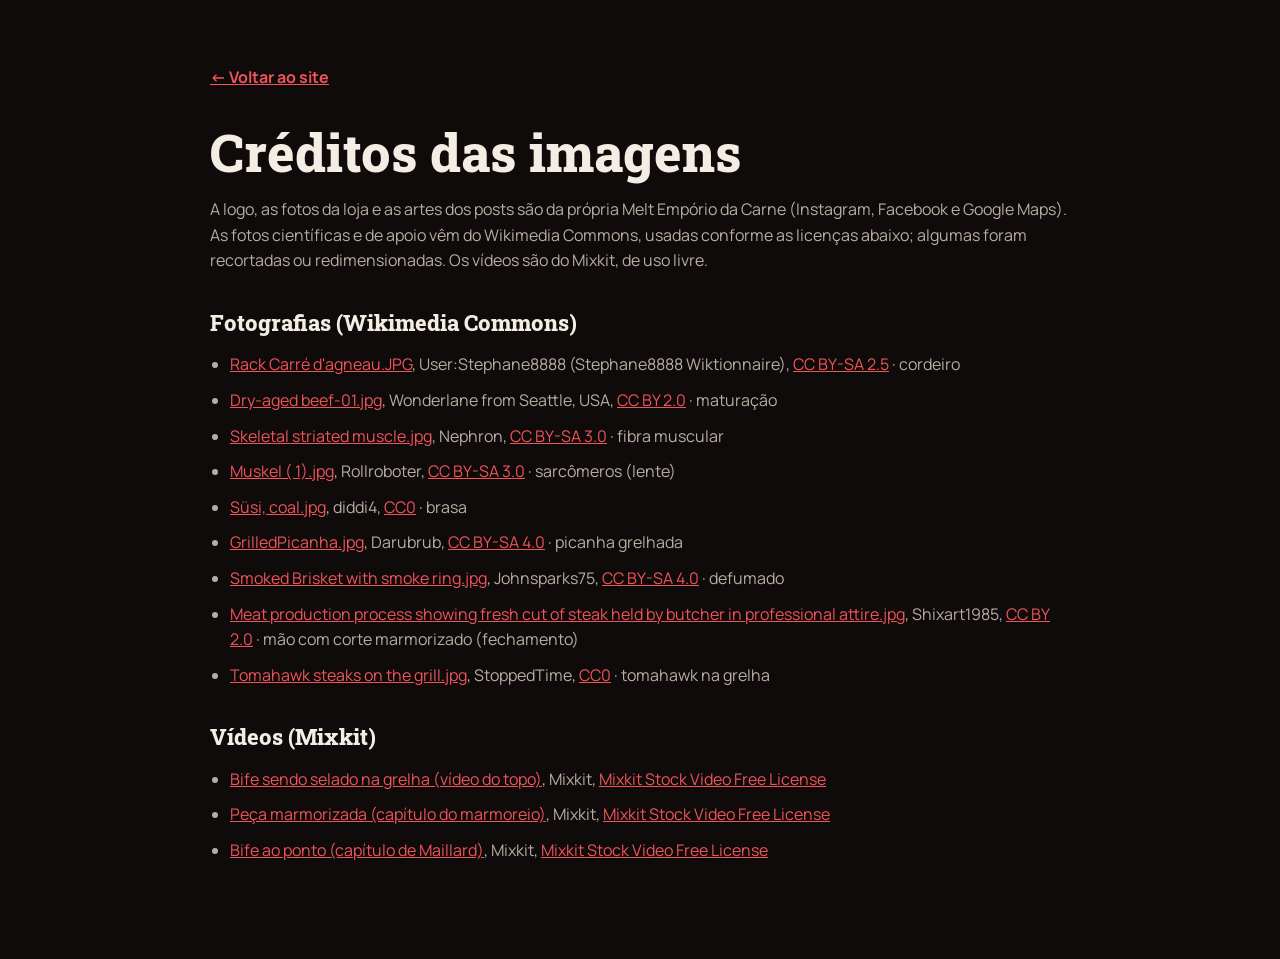
<file: credits.html>
<!doctype html>
<html lang="pt-BR">
<head>
<meta charset="utf-8">
<meta name="viewport" content="width=device-width, initial-scale=1">
<title>Créditos das imagens · Melt Empório da Carne</title>
<meta name="description" content="Créditos e licenças das fotografias e vídeos usados no site da Melt Empório da Carne.">
<meta name="robots" content="noindex">
<link rel="icon" href="img/logo-icone.png?v=1" type="image/png">
<link href="https://fonts.googleapis.com/css2?family=Manrope:wght@400;700&family=Roboto+Slab:wght@800&display=swap" rel="stylesheet">
<style>
:root{--bg:#0e0b0a;--ink:#f3ede4;--muted:#b9ada2;--red:#f0545a}
body{margin:0;background:var(--bg);color:var(--ink);font:400 16px/1.6 Manrope,system-ui,sans-serif}
main{width:min(860px,100% - 32px);margin:0 auto;padding:56px 0 80px}
h1{font:800 clamp(34px,6vw,52px)/1.1 "Roboto Slab",serif;margin:24px 0 16px}
h2{font:800 22px/1.2 "Roboto Slab",serif;margin:36px 0 8px}
p{color:var(--muted)} ul{padding-left:20px} li{margin:10px 0;word-break:break-word;color:var(--muted)}
a{color:var(--red)} .back{display:inline-flex;min-height:44px;align-items:center;font-weight:700}
</style>
</head>
<body>
<main>
  <a class="back" href="index.html">← Voltar ao site</a>
  <h1>Créditos das imagens</h1>
  <p>A logo, as fotos da loja e as artes dos posts são da própria Melt Empório da Carne (Instagram, Facebook e Google Maps). As fotos científicas e de apoio vêm do Wikimedia Commons, usadas conforme as licenças abaixo; algumas foram recortadas ou redimensionadas. Os vídeos são do Mixkit, de uso livre.</p>
  <h2>Fotografias (Wikimedia Commons)</h2>
  <ul>
      <li><a href="https://commons.wikimedia.org/wiki/File:Rack_Carr%C3%A9_d%27agneau.JPG">Rack Carré d'agneau.JPG</a>, User:Stephane8888 (Stephane8888 Wiktionnaire), <a href="https://creativecommons.org/licenses/by-sa/2.5">CC BY-SA 2.5</a> · cordeiro</li>
      <li><a href="https://commons.wikimedia.org/wiki/File:Dry-aged_beef-01.jpg">Dry-aged beef-01.jpg</a>, Wonderlane from Seattle, USA, <a href="https://creativecommons.org/licenses/by/2.0">CC BY 2.0</a> · maturação</li>
      <li><a href="https://commons.wikimedia.org/wiki/File:Skeletal_striated_muscle.jpg">Skeletal striated muscle.jpg</a>, Nephron, <a href="https://creativecommons.org/licenses/by-sa/3.0">CC BY-SA 3.0</a> · fibra muscular</li>
      <li><a href="https://commons.wikimedia.org/wiki/File:Muskel_(_1).jpg">Muskel ( 1).jpg</a>, Rollroboter, <a href="https://creativecommons.org/licenses/by-sa/3.0">CC BY-SA 3.0</a> · sarcômeros (lente)</li>
      <li><a href="https://commons.wikimedia.org/wiki/File:S%C3%BCsi,_coal.jpg">Süsi, coal.jpg</a>, diddi4, <a href="http://creativecommons.org/publicdomain/zero/1.0/deed.en">CC0</a> · brasa</li>
      <li><a href="https://commons.wikimedia.org/wiki/File:GrilledPicanha.jpg">GrilledPicanha.jpg</a>, Darubrub, <a href="https://creativecommons.org/licenses/by-sa/4.0">CC BY-SA 4.0</a> · picanha grelhada</li>
      <li><a href="https://commons.wikimedia.org/wiki/File:Smoked_Brisket_with_smoke_ring.jpg">Smoked Brisket with smoke ring.jpg</a>, Johnsparks75, <a href="https://creativecommons.org/licenses/by-sa/4.0">CC BY-SA 4.0</a> · defumado</li>
      <li><a href="https://commons.wikimedia.org/wiki/File:Meat_production_process_showing_fresh_cut_of_steak_held_by_butcher_in_professional_attire.jpg">Meat production process showing fresh cut of steak held by butcher in professional attire.jpg</a>, Shixart1985, <a href="https://creativecommons.org/licenses/by/2.0">CC BY 2.0</a> · mão com corte marmorizado (fechamento)</li>
      <li><a href="https://commons.wikimedia.org/wiki/File:Tomahawk_steaks_on_the_grill.jpg">Tomahawk steaks on the grill.jpg</a>, StoppedTime, <a href="http://creativecommons.org/publicdomain/zero/1.0/deed.en">CC0</a> · tomahawk na grelha</li>
  </ul>
  <h2>Vídeos (Mixkit)</h2>
  <ul>
      <li><a href="https://mixkit.co/free-stock-video/sizzling-steak-being-seared-on-a-fiery-grill-45723/">Bife sendo selado na grelha (vídeo do topo)</a>, Mixkit, <a href="https://mixkit.co/license/#videoFree">Mixkit Stock Video Free License</a></li>
      <li><a href="https://mixkit.co/free-stock-video/marbled-piece-of-beef-being-expertly-sliced-by-a-chef-45726/">Peça marmorizada (capítulo do marmoreio)</a>, Mixkit, <a href="https://mixkit.co/license/#videoFree">Mixkit Stock Video Free License</a></li>
      <li><a href="https://mixkit.co/free-stock-video/close-up-of-a-sizzling-medium-rare-steak-45716/">Bife ao ponto (capítulo de Maillard)</a>, Mixkit, <a href="https://mixkit.co/license/#videoFree">Mixkit Stock Video Free License</a></li>
  </ul>
</main>
</body>
</html>
</file>
<file: css/style.css>
/* Melt Empório da Carne · estilos
   Paleta da logo e do Instagram: carvão, osso e o vermelho do cutelo. */
:root {
  --ink: #0e0b0a;
  --char: #161110;
  --char-2: #201916;
  --line: rgba(243, 237, 228, .14);
  --bone: #f3ede4;
  --bone-2: #e9e0d3;
  --muted: #b9ada2;
  --muted-dark: #5d524b;
  --red: #d0202e;
  --red-deep: #a5141f;
  --red-hi: #f0545a;
  --ember: #ff8a3d;
  --radius: 14px;
  --radius-sm: 10px;
  --wrap: 1320px;
  --gutter: clamp(20px, 5vw, 56px);
  --nav-h: 76px;
  --f-display: "Roboto Slab", Rockwell, Georgia, serif;
  --f-accent: "Playfair Display", Georgia, serif;
  --f-body: "Manrope", system-ui, -apple-system, "Segoe UI", sans-serif;
  --ease: cubic-bezier(.22, .8, .24, 1);
}

*, *::before, *::after { box-sizing: border-box; }
html { -webkit-text-size-adjust: 100%; scroll-behavior: smooth; scroll-padding-top: var(--nav-h); }
html.reduce { scroll-behavior: auto; }
body {
  margin: 0; background: var(--ink); color: var(--bone);
  font: 400 17px/1.6 var(--f-body);
  -webkit-font-smoothing: antialiased; text-rendering: optimizeLegibility;
  overflow-x: hidden;
}
img, video, iframe { display: block; max-width: 100%; }
a { color: inherit; }
button { font: inherit; color: inherit; }
h1, h2, h3, p, ul, ol, dl, dd, figure, blockquote { margin: 0; }
ul, ol { padding: 0; list-style: none; }
em { font-style: normal; }
.sr { position: absolute !important; width: 1px; height: 1px; overflow: hidden; clip: rect(0 0 0 0); white-space: nowrap; }
.ic { width: 20px; height: 20px; flex: none; }
.wrap { width: 100%; max-width: calc(var(--wrap) + var(--gutter) * 2); margin-inline: auto; padding-inline: var(--gutter); }

.skip {
  position: fixed; left: 16px; top: 12px; z-index: 200; padding: 12px 18px; border-radius: var(--radius-sm);
  background: var(--bone); color: var(--ink); font-weight: 700; text-decoration: none; transform: translateY(-160%);
}
.skip:focus { transform: none; }
:focus-visible { outline: 3px solid var(--red-hi); outline-offset: 3px; }

/* ------------------------------------------------------------ tipografia */
.eyebrow {
  display: inline-flex; align-items: center; gap: 12px; margin-bottom: 22px;
  font: 700 13px/1.2 var(--f-body); letter-spacing: .18em; text-transform: uppercase; color: var(--red-hi);
}
.eyebrow::before { content: ""; width: 28px; height: 2px; background: currentColor; }
.eyebrow--dark { color: var(--red-deep); }
.h2 {
  font: 800 clamp(34px, 4.3vw, 62px)/1.04 var(--f-display); letter-spacing: -.012em; text-wrap: balance;
}
.h2 em, .hero__title em, .close__title em {
  font-family: var(--f-accent); font-style: italic; font-weight: 600; color: var(--red-hi); letter-spacing: 0;
}
.sec--bone .h2 em { color: var(--red-deep); }
.h3 { font: 800 clamp(26px, 2.6vw, 38px)/1.08 var(--f-display); }

/* ------------------------------------------------------------ botões */
.btn {
  --bh: 50px;
  display: inline-flex; align-items: center; justify-content: center; gap: 10px; min-height: var(--bh);
  padding: 0 24px; border-radius: var(--radius-sm); border: 1px solid transparent;
  font: 700 15px/1 var(--f-body); letter-spacing: .01em; text-decoration: none; cursor: pointer; white-space: nowrap;
  transition: background-color .25s var(--ease), border-color .25s var(--ease), color .25s var(--ease), box-shadow .3s var(--ease), transform .25s var(--ease);
  will-change: transform;
}
.btn img, .btn .ic { width: 20px; height: 20px; }
.btn--sm { --bh: 44px; padding: 0 18px; font-size: 14px; }
.btn--lg { --bh: 58px; padding: 0 30px; font-size: 16px; }
.btn--block { width: 100%; }
.btn--red { background: var(--red); color: #fff; box-shadow: 0 10px 30px -12px rgba(208, 32, 46, .7); }
.btn--red:hover { background: #e02634; box-shadow: 0 16px 40px -14px rgba(240, 84, 90, .85); transform: translateY(-2px); }
.btn--red img { filter: brightness(0) invert(1); }
.btn--ghost { border-color: rgba(243, 237, 228, .32); color: var(--bone); background: rgba(14, 11, 10, .25); backdrop-filter: blur(6px); -webkit-backdrop-filter: blur(6px); }
.btn--ghost:hover { border-color: var(--bone); background: rgba(243, 237, 228, .08); transform: translateY(-2px); }
.btn--dark { background: var(--ink); color: var(--bone); }
.btn--dark:hover { background: #2a201c; transform: translateY(-2px); }
.btn:active { transform: translateY(0) scale(.97); }
.btn .ic { transition: transform .3s var(--ease); }
.btn:hover .ic { transform: translateX(3px); }

/* ------------------------------------------------------------ nav */
.nav {
  position: fixed; inset: 0 0 auto; z-index: 100; height: var(--nav-h);
  transition: background-color .35s var(--ease), border-color .35s var(--ease), transform .45s var(--ease);
  border-bottom: 1px solid transparent;
}
.nav.is-scrolled { background: rgba(14, 11, 10, .82); border-color: var(--line); backdrop-filter: blur(14px) saturate(1.2); -webkit-backdrop-filter: blur(14px) saturate(1.2); }
.nav.is-hidden { transform: translateY(-100%); }
.nav__in { height: 100%; display: flex; align-items: center; gap: 28px; }
.nav__brand { display: block; flex: none; margin-right: auto; }
.nav__brand img { height: 62px; width: auto; }
.nav__links { display: flex; gap: 4px; }
.nav__links a {
  position: relative; padding: 12px 12px; font-weight: 600; font-size: 15px; text-decoration: none; color: rgba(243, 237, 228, .82);
  transition: color .2s;
}
.nav__links a::after {
  content: ""; position: absolute; left: 12px; right: 12px; bottom: 6px; height: 2px; background: var(--red-hi);
  transform: scaleX(0); transform-origin: right; transition: transform .35s var(--ease);
}
.nav__links a:hover, .nav__links a.is-here { color: var(--bone); }
.nav__links a:hover::after, .nav__links a.is-here::after { transform: scaleX(1); transform-origin: left; }
.nav__toggle {
  display: none; width: 48px; height: 48px; border-radius: var(--radius-sm); border: 1px solid var(--line);
  background: rgba(14, 11, 10, .4); cursor: pointer; align-items: center; justify-content: center;
}
.nav__bars { position: relative; width: 20px; height: 12px; }
.nav__bars i { position: absolute; left: 0; right: 0; height: 2px; background: var(--bone); border-radius: 2px; transition: transform .35s var(--ease), top .35s var(--ease); }
.nav__bars i:first-child { top: 0; }
.nav__bars i:last-child { top: 10px; }
.menu-open .nav__bars i:first-child { top: 5px; transform: rotate(45deg); }
.menu-open .nav__bars i:last-child { top: 5px; transform: rotate(-45deg); }

.menu {
  position: fixed; inset: 0; z-index: 90; background: var(--ink); padding: calc(var(--nav-h) + 24px) var(--gutter) 32px;
  display: flex; flex-direction: column; justify-content: space-between; overflow-y: auto;
}
.menu[hidden] { display: none; }
.menu nav { display: flex; flex-direction: column; }
.menu nav a {
  display: flex; align-items: baseline; gap: 16px; padding: 12px 0; border-bottom: 1px solid var(--line);
  font: 800 clamp(26px, 7vw, 40px)/1.15 var(--f-display); text-decoration: none;
}
.menu nav a small { font: 700 13px/1 var(--f-body); color: var(--red-hi); letter-spacing: .1em; }
.menu__foot { display: grid; gap: 12px; margin-top: 28px; }
.menu-open { overflow: hidden; }
.menu-open .nav { background: var(--ink); }

/* ------------------------------------------------------------ hero */
.hero { position: relative; min-height: 100vh; min-height: 100svh; display: flex; align-items: flex-end; overflow: hidden; isolation: isolate; }
.hero__media { position: absolute; inset: 0; z-index: -1; background: #120c0a url("../img/video/hero-poster.webp?v=1") center / cover no-repeat; }
.hero__video { position: absolute; inset: 0; width: 100%; height: 100%; object-fit: cover; }
.hero__embers { position: absolute; inset: 0; width: 100%; height: 100%; pointer-events: none; mix-blend-mode: screen; }
.hero__shade {
  position: absolute; inset: 0;
  background:
    linear-gradient(90deg, rgba(14, 11, 10, .9) 0%, rgba(14, 11, 10, .62) 42%, rgba(14, 11, 10, .12) 75%),
    linear-gradient(0deg, rgba(14, 11, 10, .95) 0%, rgba(14, 11, 10, 0) 45%),
    linear-gradient(180deg, rgba(14, 11, 10, .6) 0%, rgba(14, 11, 10, 0) 22%);
}
.hero__in { padding-top: calc(var(--nav-h) + 48px); padding-bottom: clamp(48px, 9vh, 96px); }
.hero__eyebrow { color: var(--bone); }
.hero__eyebrow::before { display: none; }
.dot { width: 8px; height: 8px; border-radius: 50%; background: var(--red-hi); box-shadow: 0 0 0 0 rgba(240, 84, 90, .6); animation: pulse 2.4s infinite; }
@keyframes pulse { 0% { box-shadow: 0 0 0 0 rgba(240, 84, 90, .55); } 70% { box-shadow: 0 0 0 12px rgba(240, 84, 90, 0); } 100% { box-shadow: 0 0 0 0 rgba(240, 84, 90, 0); } }
.hero__title {
  max-width: 13.5em; font: 800 clamp(42px, 6.4vw, 96px)/1 var(--f-display); letter-spacing: -.02em; text-wrap: balance;
}
.hero__title em { font-size: 1.04em; }
.hero__lead { max-width: 34em; margin-top: 24px; font-size: clamp(17px, 1.5vw, 20px); color: rgba(243, 237, 228, .86); }
.hero__actions { display: flex; flex-wrap: wrap; gap: 14px; margin-top: 34px; }
.hero__facts { display: flex; flex-wrap: wrap; gap: 0; margin-top: clamp(36px, 6vh, 64px); border-top: 1px solid var(--line); }
.hero__facts li { display: flex; flex-direction: column; gap: 2px; padding: 18px 36px 0 0; margin-right: 36px; }
.hero__facts li + li { padding-left: 36px; border-left: 1px solid var(--line); }
.hero__facts strong { display: inline-flex; align-items: center; gap: 6px; font: 800 26px/1.1 var(--f-display); }
.hero__facts span { font-size: 14px; color: var(--muted); }
.ic--star { width: 20px; height: 20px; color: #f6b93b; }
.hero__pause {
  position: absolute; right: var(--gutter); bottom: clamp(48px, 9vh, 96px); width: 48px; height: 48px; border-radius: 50%;
  border: 1px solid rgba(243, 237, 228, .35); background: rgba(14, 11, 10, .4); display: grid; place-items: center; cursor: pointer;
  backdrop-filter: blur(6px); -webkit-backdrop-filter: blur(6px); transition: background-color .25s, transform .25s var(--ease);
}
.hero__pause:hover { background: rgba(243, 237, 228, .12); transform: scale(1.06); }
.hero__pause .ic { width: 18px; height: 18px; }
.hero__scroll { position: absolute; left: 50%; bottom: 18px; width: 26px; height: 42px; margin-left: -13px; border: 2px solid rgba(243, 237, 228, .45); border-radius: 14px; }
.hero__scroll span { position: absolute; left: 50%; top: 8px; width: 4px; height: 8px; margin-left: -2px; border-radius: 2px; background: var(--bone); animation: wheel 2.2s var(--ease) infinite; }
@keyframes wheel { 0% { opacity: 0; transform: translateY(0); } 30% { opacity: 1; } 100% { opacity: 0; transform: translateY(14px); } }

/* entrada (o JS anima; sem JS tudo aparece) */
.js.m-enter:not(.ready) [data-hero-eyebrow], .js.m-enter:not(.ready) [data-hero-lead], .js.m-enter:not(.ready) [data-hero-actions], .js.m-enter:not(.ready) [data-hero-facts] { opacity: 0; }
.js.m-enter:not(.ready) [data-hero-title] { opacity: 0; }

/* ------------------------------------------------------------ seções */
.sec { position: relative; display: flex; align-items: center; min-height: 100vh; min-height: 100svh; padding: clamp(88px, 13vh, 140px) 0; }
.sec > .wrap { width: 100%; }
.sec--dark { background: var(--ink); }
.sec--char { background: var(--char); }
.sec--bone { background: var(--bone); color: var(--ink); }
.sec__head { max-width: 760px; margin-bottom: clamp(36px, 5vh, 56px); }
.sec__head--row { max-width: none; display: flex; align-items: flex-end; justify-content: space-between; gap: 24px; flex-wrap: wrap; }
.sec__head--row > div { max-width: 760px; }
.sec__lead { margin-top: 20px; max-width: 40em; color: var(--muted); font-size: 18px; }

/* fotos */
.ph { position: relative; overflow: hidden; border-radius: var(--radius); background: var(--char-2); }
.ph img { width: 100%; height: 100%; object-fit: cover; transition: transform .8s var(--ease); }
.ph:hover img { transform: scale(1.03); }

/* ------------------------------------------------------------ o empório */
.emporio__grid { display: grid; grid-template-columns: 1fr 1.05fr; gap: clamp(40px, 6vw, 96px); align-items: start; }
.emporio__photos { margin-top: 36px; }
.emporio__bio { margin-top: 28px; font: 500 clamp(19px, 1.7vw, 23px)/1.55 var(--f-body); color: var(--bone); }
.emporio__bio .w { opacity: .3; transition: opacity .2s; }
.hero__title [class$="-mask"], .close__title [class$="-mask"] { padding-block: .12em; margin-block: -.12em; }
.reduce .emporio__bio .w, .emporio__bio .w.is-on { opacity: 1; }
.stats { display: grid; grid-template-columns: repeat(3, auto); justify-content: start; gap: 0; margin-top: 40px; border-top: 1px solid var(--line); }
.stats > div { padding: 20px 32px 0 0; margin-right: 32px; }
.stats > div + div { padding-left: 32px; border-left: 1px solid var(--line); }
.stats dt { font-size: 14px; color: var(--muted); }
.stats > div { display: flex; flex-direction: column-reverse; }
.stats dd { font: 800 clamp(34px, 3.4vw, 48px)/1 var(--f-display); color: var(--bone); margin-bottom: 6px; }
.emporio__photos { display: grid; grid-template-columns: 1fr 1fr; grid-template-rows: auto auto; gap: 14px; }
.emporio__photos .ph--tall { grid-column: 1 / -1; height: clamp(260px, 36vh, 380px); }
.emporio__photos .ph--tall img { object-position: 50% 8%; }
.emporio__photos .ph:not(.ph--tall) { height: clamp(170px, 23vh, 240px); }

/* ------------------------------------------------------------ cortes (bento) */
.bento {
  display: grid; grid-template-columns: repeat(4, 1fr); grid-auto-rows: clamp(190px, 23vh, 250px); gap: 14px;
  grid-template-areas: "a a b d" "a a c d" "e f g h";
}
.tile--a { grid-area: a; } .tile--b { grid-area: b; } .tile--c { grid-area: c; } .tile--d { grid-area: d; }
.tile--e { grid-area: e; } .tile--f { grid-area: f; } .tile--g { grid-area: g; } .tile--h { grid-area: h; }
.tile {
  --mx: 50%; --my: 50%;
  position: relative; display: flex; align-items: flex-end; overflow: hidden; border-radius: var(--radius); isolation: isolate;
  background: var(--char-2); text-decoration: none; color: var(--bone); border: 1px solid var(--line);
  transition: transform .45s var(--ease), border-color .3s, box-shadow .45s var(--ease);
}
.tile img, .tile__video { position: absolute; inset: 0; width: 100%; height: 100%; object-fit: cover; object-position: var(--pos, 50% 50%); z-index: -2; transition: transform .9s var(--ease), filter .5s; }
.tile::before { content: ""; position: absolute; inset: 0; z-index: -1; background: linear-gradient(0deg, rgba(14, 11, 10, .92) 0%, rgba(14, 11, 10, .35) 48%, rgba(14, 11, 10, .05) 100%); }
.tile::after {
  content: ""; position: absolute; inset: 0; z-index: -1; opacity: 0; transition: opacity .35s;
  background: radial-gradient(420px circle at var(--mx) var(--my), rgba(240, 84, 90, .22), transparent 60%);
}
.tile:hover { transform: translateY(-2px); border-color: rgba(240, 84, 90, .5); box-shadow: 0 24px 50px -24px rgba(0, 0, 0, .8); }
.tile:hover img, .tile:hover .tile__video { transform: scale(1.03); }
.tile:hover::after { opacity: 1; }
.tile__body { display: flex; flex-direction: column; gap: 6px; padding: clamp(18px, 2vw, 26px); }
.tile__kicker { font: 700 12px/1 var(--f-body); letter-spacing: .16em; text-transform: uppercase; color: var(--red-hi); }
.tile__title { font: 800 clamp(22px, 2vw, 30px)/1.05 var(--f-display); }
.tile--a .tile__title { font-size: clamp(30px, 3.2vw, 46px); }
.tile__text { max-width: 30em; font-size: 15px; color: rgba(243, 237, 228, .8); }
.tile--type { background: var(--red); border-color: var(--red); }
.tile--type::before { background: radial-gradient(120% 90% at 100% 0%, rgba(255, 255, 255, .14), transparent 60%); }
.tile--type .tile__kicker { color: #fff; }
.tile--type { background: #b8141f; border-color: #b8141f; }
.tile--type .tile__text { color: rgba(255, 255, 255, .9); }
.tile__title--xl { font-size: clamp(24px, 2.3vw, 32px); }
.tile__go { display: inline-flex; align-items: center; gap: 8px; margin-top: 6px; font-weight: 700; font-size: 15px; }
.tile__go .ic { transition: transform .3s var(--ease); }
.tile:hover .tile__go .ic { transform: translateX(4px); }

/* ------------------------------------------------------------ ciência (capítulos) */
.ciencia { display: block; min-height: 0; padding: clamp(88px, 13vh, 140px) 0 clamp(64px, 10vh, 120px); overflow: hidden; }
.ciencia__head { position: relative; }
.ciencia__head .h2 { max-width: 15em; }
.ciencia__hint { display: none; align-items: center; gap: 12px; margin-top: 18px; font-size: 14px; color: var(--muted); }
.ciencia__hint span { width: 46px; height: 2px; background: linear-gradient(90deg, var(--red-hi), transparent); }
.chapters { margin-top: clamp(32px, 5vh, 56px); }
.chapters__track { display: grid; gap: 64px; padding-inline: var(--gutter); max-width: calc(var(--wrap) + var(--gutter) * 2); margin-inline: auto; }
.chap { display: grid; grid-template-columns: 1.1fr 1fr; gap: clamp(28px, 4vw, 64px); align-items: center; }
.chap__media { position: relative; overflow: hidden; border-radius: var(--radius); aspect-ratio: 4 / 3; height: auto; background: var(--char-2); }
.chap__media > img, .chap__media > video { position: absolute; inset: 0; width: 100%; height: 100%; object-fit: cover; }
.chap__n { display: block; margin-bottom: 14px; font: 900 clamp(56px, 6vw, 96px)/.9 var(--f-display); color: transparent; -webkit-text-stroke: 1.5px rgba(240, 84, 90, .85); }
.chap__text p { margin-top: 16px; color: rgba(243, 237, 228, .84); max-width: 34em; }
.chap__text strong { color: var(--bone); }
.chap__tip { display: flex; gap: 10px; align-items: flex-start; padding: 14px 16px; border-radius: var(--radius-sm); border: 1px solid var(--line); background: rgba(243, 237, 228, .04); font-size: 15px; }
.chap__tip .ic { color: var(--ember); margin-top: 2px; }
.chap__lens {
  position: absolute; right: 6%; bottom: 8%; width: 34%; aspect-ratio: 1; border-radius: 50%; overflow: hidden;
  border: 3px solid var(--bone); box-shadow: 0 20px 40px -10px rgba(0, 0, 0, .7);
}
.chap__lens img { width: 100%; height: 100%; object-fit: cover; transform: scale(1.6); }

/* termômetro do ponto */
.ponto {
  position: absolute; left: 4%; right: 4%; bottom: 4%; display: grid; grid-template-columns: auto 1fr; align-items: center; gap: 8px 16px;
  padding: 16px 18px; border-radius: var(--radius-sm); background: rgba(14, 11, 10, .82); border: 1px solid var(--line);
  backdrop-filter: blur(10px); -webkit-backdrop-filter: blur(10px);
}
.ponto__slice { --core: #c94a4f; grid-row: span 2; width: 86px; height: 56px; border-radius: 50%; background: #5a3220; padding: 7px; box-shadow: inset 0 0 0 2px #3b2116; }
.ponto__slice span { display: block; width: 100%; height: 100%; border-radius: 50%; background: radial-gradient(closest-side, var(--core) 55%, color-mix(in srgb, var(--core) 60%, #9a6e5c) 100%); transition: background .4s; }
.ponto__read { display: flex; align-items: baseline; gap: 10px; flex-wrap: wrap; }
.ponto__read strong { font: 800 24px/1 var(--f-display); }
.ponto__read span { font-size: 14px; color: var(--muted); }
.ponto__label { grid-column: 2; font-size: 12px; letter-spacing: .08em; text-transform: uppercase; color: var(--muted); }
.ponto__range { grid-column: 1 / -1; width: 100%; height: 44px; margin: 0; background: transparent; -webkit-appearance: none; appearance: none; cursor: pointer; }
.ponto__range::-webkit-slider-runnable-track { height: 6px; border-radius: 3px; background: linear-gradient(90deg, #b3263a, #c94a4f, #c9746a, #a98472, #7d6355); }
.ponto__range::-moz-range-track { height: 6px; border-radius: 3px; background: linear-gradient(90deg, #b3263a, #c94a4f, #c9746a, #a98472, #7d6355); }
.ponto__range::-webkit-slider-thumb { -webkit-appearance: none; width: 26px; height: 26px; margin-top: -10px; border-radius: 50%; background: var(--bone); border: 4px solid var(--red); box-shadow: 0 4px 12px rgba(0, 0, 0, .5); }
.ponto__range::-moz-range-thumb { width: 18px; height: 18px; border-radius: 50%; background: var(--bone); border: 4px solid var(--red); }

/* desktop: capítulos lado a lado, rolagem horizontal fixada */
@media (min-width: 1024px) and (min-height: 620px) {
  .js:not(.reduce) .ciencia { height: 100vh; height: 100svh; padding: calc(var(--nav-h) + 28px) 0 32px; display: flex; flex-direction: column; }
  .js:not(.reduce) .ciencia__hint { display: inline-flex; }
  .js:not(.reduce) .ciencia { align-items: stretch; }
  .js:not(.reduce) .chapters { flex: 1; min-height: 0; width: 100%; display: flex; align-items: center; margin-top: 24px; }
  .js:not(.reduce) .chapters__track { flex: none; width: max-content; display: flex; gap: clamp(40px, 5vw, 80px); max-width: none; margin: 0; padding-inline: max(var(--gutter), calc((100vw - var(--wrap)) / 2)); will-change: transform; }
  .js:not(.reduce) .chap { flex: none; width: min(1120px, 82vw); height: 100%; max-height: 560px; }
  .js:not(.reduce) .chap__media { aspect-ratio: auto; height: 100%; }
}

/* ------------------------------------------------------------ churrasco */
.churrasco__grid { display: grid; grid-template-columns: minmax(0, 1fr) minmax(0, 1fr); gap: clamp(28px, 4vw, 56px); align-items: stretch; }
.calc {
  position: relative; display: flex; flex-direction: column; gap: 22px; padding: clamp(22px, 3vw, 36px);
  border-radius: calc(var(--radius) + 4px); background: linear-gradient(180deg, #221a17, #1a1412); border: 1px solid var(--line); overflow: hidden;
}
.calc::before {
  content: ""; position: absolute; inset: -1px; border-radius: inherit; padding: 1px; pointer-events: none;
  background: conic-gradient(from var(--beam, 0deg), transparent 0 78%, rgba(240, 84, 90, .9) 88%, transparent 96%);
  -webkit-mask: linear-gradient(#000 0 0) content-box, linear-gradient(#000 0 0); -webkit-mask-composite: xor; mask-composite: exclude;
}
.calc fieldset { border: 0; padding: 0; margin: 0; min-width: 0; }
.calc legend { padding: 0; margin-bottom: 12px; font: 700 13px/1 var(--f-body); letter-spacing: .14em; text-transform: uppercase; color: var(--red-hi); }
.calc__row { display: grid; gap: 10px; }
.stepper { display: grid; grid-template-columns: 1fr 48px 64px 48px; align-items: center; gap: 6px; padding: 6px 6px 6px 16px; border-radius: var(--radius-sm); background: rgba(243, 237, 228, .05); border: 1px solid var(--line); }
.stepper__label { font-weight: 600; }
.stepper__btn { width: 48px; height: 44px; border-radius: 8px; border: 1px solid var(--line); background: rgba(14, 11, 10, .5); display: grid; place-items: center; cursor: pointer; transition: background-color .2s, border-color .2s, transform .2s var(--ease); }
.stepper__btn:hover { background: var(--red); border-color: var(--red); }
.stepper__btn:active { transform: scale(.92); }
.stepper__val { text-align: center; font: 800 24px/1 var(--f-display); font-variant-numeric: tabular-nums; }
.seg { display: grid; grid-template-columns: repeat(3, 1fr); gap: 6px; padding: 6px; border-radius: var(--radius-sm); background: rgba(243, 237, 228, .05); border: 1px solid var(--line); }
.seg__opt { position: relative; }
.seg__opt input { position: absolute; opacity: 0; inset: 0; cursor: pointer; }
.seg__opt span { display: grid; place-items: center; min-height: 44px; border-radius: 8px; font-weight: 700; font-size: 15px; transition: background-color .25s, color .25s; }
.seg__opt input:checked + span { background: var(--bone); color: var(--ink); }
.seg__opt input:focus-visible + span { outline: 3px solid var(--red-hi); outline-offset: 2px; }
.seg__opt:hover input:not(:checked) + span { background: rgba(243, 237, 228, .08); }
.calc__out { display: grid; grid-template-columns: auto 1fr; gap: 6px 28px; align-items: start; padding-top: 18px; border-top: 1px solid var(--line); }
.calc__total { grid-row: span 2; display: flex; flex-direction: column; font: 900 clamp(48px, 5vw, 72px)/.95 var(--f-display); font-variant-numeric: tabular-nums; }
.calc__total small { font: 600 14px/1.4 var(--f-body); color: var(--muted); }
.calc__list { display: grid; gap: 6px; font-size: 15px; }
.calc__list li { display: flex; justify-content: space-between; gap: 12px; padding-bottom: 6px; border-bottom: 1px dashed rgba(243, 237, 228, .12); }
.calc__list b { font-variant-numeric: tabular-nums; }
.calc__extra { font-size: 14px; color: var(--muted); }
.calc__note { font-size: 13px; color: var(--muted); margin-top: -8px; }
.churrasco__side { display: grid; grid-template-rows: 1fr auto; gap: 14px; min-height: 0; }
.ph--fill { min-height: 280px; }
.extras { display: grid; grid-template-columns: 1fr 1fr; gap: 14px; }
.extras li { display: grid; grid-template-columns: 84px 1fr; gap: 14px; align-items: center; padding: 10px; border-radius: var(--radius); border: 1px solid var(--line); background: rgba(243, 237, 228, .03); }
.extras img { width: 84px; height: 84px; object-fit: cover; border-radius: var(--radius-sm); }
.extras span { display: flex; flex-direction: column; font-size: 14px; color: var(--muted); line-height: 1.4; }
.extras strong { color: var(--bone); font-size: 15px; margin-bottom: 2px; }

/* ------------------------------------------------------------ instagram */
.feed__grid { display: grid; grid-template-columns: repeat(6, 1fr); gap: 12px; }
.feed__grid a { position: relative; display: block; overflow: hidden; border-radius: var(--radius-sm); background: var(--char-2); }
.feed__grid img { width: 100%; height: auto; aspect-ratio: 4 / 5; object-fit: cover; transition: transform .8s var(--ease), filter .4s; }
.feed__grid a::after {
  content: ""; position: absolute; inset: 0; background: rgba(14, 11, 10, .45) url("../img/icons/instagram.svg") center / 34px no-repeat;
  opacity: 0; transition: opacity .35s;
}
.feed__grid a:hover img { transform: scale(1.03); }
.feed__grid a:hover::after, .feed__grid a:focus-visible::after { opacity: 1; }

/* ------------------------------------------------------------ avaliações */
.avaliacoes__grid { display: grid; grid-template-columns: .9fr 1.1fr; gap: clamp(36px, 5vw, 80px); align-items: start; }
.reviews { margin-top: 36px; }
.score__big { display: flex; align-items: center; flex-wrap: wrap; gap: 8px 18px; margin-top: 32px; }
.score__big strong { font: 900 clamp(72px, 8vw, 120px)/.9 var(--f-display); letter-spacing: -.03em; }
.score__n { width: 100%; font-weight: 600; color: var(--muted-dark); }
.stars { display: inline-flex; gap: 3px; color: #e8a317; }
.stars svg { width: 28px; height: 28px; }
.stars--sm svg { width: 18px; height: 18px; }
.stars__part { -webkit-mask: linear-gradient(90deg, #000 60%, rgba(0, 0, 0, .25) 60%); mask: linear-gradient(90deg, #000 60%, rgba(0, 0, 0, .25) 60%); }
.stars__off { opacity: .25; }
.chips { display: flex; flex-wrap: wrap; gap: 8px; margin-top: 26px; }
.chips li { padding: 8px 14px; border-radius: 999px; background: #fff; border: 1px solid rgba(14, 11, 10, .1); font-size: 14px; font-weight: 600; color: #3a302b; }
.score__actions { display: flex; flex-wrap: wrap; gap: 12px; margin-top: 28px; }
.reviews { display: grid; grid-template-columns: 1fr 1fr; gap: 14px; }
.review {
  --mx: 50%; --my: 50%;
  position: relative; display: flex; flex-direction: column; gap: 14px; padding: 24px; border-radius: var(--radius); background: #fff;
  border: 1px solid rgba(14, 11, 10, .08); box-shadow: 0 1px 0 rgba(14, 11, 10, .04), 0 18px 40px -30px rgba(14, 11, 10, .4); overflow: hidden;
  transition: transform .45s var(--ease), box-shadow .45s var(--ease);
}
.review::after { content: ""; position: absolute; inset: 0; opacity: 0; transition: opacity .35s; pointer-events: none; background: radial-gradient(360px circle at var(--mx) var(--my), rgba(208, 32, 46, .07), transparent 60%); }
.review:hover { transform: translateY(-2px); box-shadow: 0 1px 0 rgba(14, 11, 10, .04), 0 26px 50px -30px rgba(14, 11, 10, .55); }
.review:hover::after { opacity: 1; }
.review blockquote { flex: 1; font-size: 16px; line-height: 1.55; color: #2a221e; }
.review__who { display: flex; align-items: center; gap: 10px; font-weight: 700; font-size: 15px; }
.review__who small { display: block; font-weight: 500; font-size: 13px; color: var(--muted-dark); margin-left: auto; }
.avatar { width: 34px; height: 34px; border-radius: 50%; display: grid; place-items: center; background: var(--ink); color: var(--bone); font: 800 15px/1 var(--f-display); }

/* ------------------------------------------------------------ visite */
.visite__grid { display: grid; grid-template-columns: minmax(0, .95fr) minmax(0, 1.05fr); gap: clamp(32px, 5vw, 72px); align-items: stretch; }
.visite__grid > .map { margin-top: 36px; }
.visite__addr { font-size: clamp(34px, 3.8vw, 54px); }
.visite__bairro { margin-top: 10px; color: var(--muted); font-weight: 600; }
.status { display: inline-flex; align-items: center; gap: 10px; margin-top: 26px; padding: 8px 14px; border-radius: 999px; border: 1px solid var(--line); font-weight: 700; font-size: 15px; }
.status__dot { width: 9px; height: 9px; border-radius: 50%; background: var(--muted); }
.status.is-open .status__dot { background: #3ccf6e; box-shadow: 0 0 0 4px rgba(60, 207, 110, .18); }
.status.is-closed .status__dot { background: var(--red-hi); }
.hours { width: 100%; max-width: 460px; margin-top: 18px; border-collapse: collapse; font-size: 15px; }
.hours th, .hours td { padding: 8px 0; border-bottom: 1px solid var(--line); text-align: left; font-weight: 500; }
.hours td { text-align: right; font-variant-numeric: tabular-nums; color: var(--muted); }
.hours tr.is-today th, .hours tr.is-today td { color: var(--bone); font-weight: 800; }
.hours tr.is-today th::after { content: " · hoje"; color: var(--red-hi); font-weight: 700; }
.contacts { display: grid; grid-template-columns: repeat(3, auto); justify-content: start; gap: 10px 26px; margin-top: 26px; }
.contacts a { display: flex; align-items: center; gap: 12px; min-height: 44px; text-decoration: none; }
.contacts a img, .contacts a .ic { width: 22px; height: 22px; color: var(--red-hi); }
.contacts span { display: flex; flex-direction: column; font-weight: 700; font-size: 15px; line-height: 1.3; }
.contacts small { font-weight: 500; font-size: 12px; color: var(--muted); letter-spacing: .04em; }
.contacts a:hover span { text-decoration: underline; text-decoration-color: var(--red-hi); text-underline-offset: 4px; }
.visite__actions { display: flex; flex-wrap: wrap; gap: 12px; margin-top: 28px; }
.map { position: relative; min-height: 440px; border-radius: var(--radius); overflow: hidden; border: 1px solid var(--line); background: var(--char-2); }
.map iframe { position: absolute; inset: 0; width: 100%; height: 100%; border: 0; filter: grayscale(.25) invert(.9) hue-rotate(180deg) contrast(.92); transition: filter .5s; }
.map:hover iframe, .map:focus-within iframe { filter: none; }
.map__open {
  position: absolute; left: 14px; bottom: 14px; display: inline-flex; align-items: center; gap: 8px; min-height: 44px; padding: 0 16px;
  border-radius: var(--radius-sm); background: var(--ink); color: var(--bone); font-weight: 700; font-size: 14px; text-decoration: none; border: 1px solid var(--line);
  transition: transform .25s var(--ease), background-color .25s;
}
.map__open:hover { transform: translateY(-2px); background: #231b18; }

/* ------------------------------------------------------------ fechamento */
.close { position: relative; display: flex; align-items: center; min-height: 100vh; min-height: 100svh; padding: clamp(88px, 13vh, 140px) 0; overflow: hidden; isolation: isolate; text-align: center; }
.close__media { position: absolute; inset: 0; z-index: -1; }
.close__media img { width: 100%; height: 100%; object-fit: cover; object-position: 60% 50%; }
.close__media::after { content: ""; position: absolute; inset: 0; background: radial-gradient(80% 70% at 50% 50%, rgba(14, 11, 10, .72), rgba(14, 11, 10, .94)); }
.close .eyebrow { color: var(--bone); }
.close__in { display: flex; flex-direction: column; align-items: center; }
.close__in .eyebrow::after { content: ""; width: 28px; height: 2px; background: currentColor; }
.close__title { max-width: 14em; font: 900 clamp(40px, 6vw, 92px)/1 var(--f-display); letter-spacing: -.02em; text-wrap: balance; }
.close__actions { margin-top: 36px; }
.socials { display: grid; grid-template-columns: repeat(4, minmax(0, 1fr)); gap: 12px; width: 100%; max-width: 980px; margin-top: clamp(40px, 7vh, 72px); }
.socials li { min-width: 0; }
.socials a {
  overflow: hidden; display: flex; align-items: center; gap: 12px; min-height: 64px; padding: 12px 16px; border-radius: var(--radius); text-align: left; text-decoration: none;
  background: rgba(14, 11, 10, .55); border: 1px solid var(--line); backdrop-filter: blur(8px); -webkit-backdrop-filter: blur(8px);
  transition: transform .35s var(--ease), border-color .3s, background-color .3s;
}
.socials a:hover { transform: translateY(-2px); border-color: rgba(240, 84, 90, .6); background: rgba(14, 11, 10, .75); }
.socials img { width: 26px; height: 26px; flex: none; }
.socials span { display: flex; flex-direction: column; font-weight: 800; font-size: 15px; line-height: 1.25; min-width: 0; }
.socials small { font-weight: 500; font-size: 12.5px; color: var(--muted); overflow: hidden; text-overflow: ellipsis; white-space: nowrap; }

/* ------------------------------------------------------------ rodapé */
.foot { padding: 48px 0 40px; background: #090706; border-top: 1px solid var(--line); }
.foot__in { display: grid; grid-template-columns: auto 1fr; gap: 10px 32px; align-items: center; }
.foot__logo { grid-row: span 3; width: 120px; height: auto; }
.foot__bio { font-weight: 600; }
.foot__addr, .foot__credit { font-size: 14px; color: var(--muted); }
.foot__credit a { color: var(--bone); text-underline-offset: 3px; display: inline-block; padding: 12px 0; margin: -12px 0; }

/* ------------------------------------------------------------ barra de ações (celular) */
.actbar { display: none; }

/* ------------------------------------------------------------ revelação das fotos */
.js:not(.reduce) [data-reveal] { clip-path: inset(0 0 0 0 round var(--radius)); }

/* ------------------------------------------------------------ corte de faca (fotos do empório) */
.ph.is-cut { background: transparent; }
.ph__clip { background: var(--char-2); }
.ph__clip, .ph__zoom, .ph__blade { position: absolute; top: 0; right: 0; bottom: 0; left: 0; display: block; }
.ph__blade { pointer-events: none; }
.ph__blade i {
  position: absolute; top: 0; right: 0; bottom: 0; left: 0; background: var(--red-hi);
  clip-path: polygon(calc(62% - 1.5px) 0, calc(62% + 1.5px) 0, calc(38% + 1.5px) 100%, calc(38% - 1.5px) 100%);
}

/* ============================================================ responsivo */
@media (max-width: 1180px) {
  .nav__links { display: none; }
  .nav__toggle { display: inline-flex; }
  .nav__in { gap: 12px; }
}
@media (max-width: 1023px) {
  .emporio__grid, .avaliacoes__grid, .visite__grid, .churrasco__grid { grid-template-columns: 1fr; }
  .bento { grid-template-columns: repeat(2, 1fr); grid-template-areas: "a a" "a a" "b c" "d e" "d f" "g h"; grid-auto-rows: clamp(170px, 26vw, 240px); }
  .chap { grid-template-columns: 1fr; }
  /* altura explícita: no iPhone uma caixa só com filhos absolutos e aspect-ratio pode colapsar */
  .chap__media { aspect-ratio: auto; height: calc((100vw - 2 * var(--gutter)) * .75); }
  .chap__media--ponto { height: calc((100vw - 2 * var(--gutter)) * 1.05); }
  .feed__grid { grid-template-columns: repeat(4, 1fr); }
  .map { min-height: 380px; }
  .reviews { grid-template-columns: 1fr 1fr; }
  .sec { min-height: 0; }
  .emporio__photos, .reviews, .visite__grid > .map { margin-top: 0; }
}
@media (max-width: 900px) {
  :root { --nav-h: 66px; }
  .nav__brand img { height: 52px; }
  .nav__cta { display: none; }
  .actbar {
    position: fixed; left: 0; right: 0; bottom: 0; z-index: 80; display: grid; grid-template-columns: repeat(3, 1fr);
    padding: 8px 10px calc(8px + env(safe-area-inset-bottom)); gap: 8px; background: rgba(14, 11, 10, .94); border-top: 1px solid var(--line);
    backdrop-filter: blur(12px); -webkit-backdrop-filter: blur(12px);
  }
  .actbar a { display: flex; align-items: center; justify-content: center; gap: 8px; min-height: 48px; border-radius: var(--radius-sm); font-weight: 700; font-size: 14px; text-decoration: none; background: rgba(243, 237, 228, .06); border: 1px solid var(--line); }
  .actbar a:first-child { background: var(--red); border-color: var(--red); color: #fff; }
  .actbar a:first-child img { filter: brightness(0) invert(1); }
  .actbar img, .actbar .ic { width: 20px; height: 20px; }
  body { padding-bottom: calc(66px + env(safe-area-inset-bottom)); }
  .menu { padding-bottom: calc(90px + env(safe-area-inset-bottom)); }
  .hero__pause { bottom: auto; top: calc(var(--nav-h) + 12px); }
  .hero__scroll { display: none; }
}
@media (max-width: 640px) {
  body { font-size: 16px; }
  .hero { align-items: flex-end; }
  .hero__shade { background: linear-gradient(0deg, rgba(14, 11, 10, .97) 0%, rgba(14, 11, 10, .72) 48%, rgba(14, 11, 10, .12) 78%, rgba(14, 11, 10, .45) 100%); }
  .hero__eyebrow { font-size: 12px; letter-spacing: .14em; }
  .hero__title { font-size: clamp(36px, 10.4vw, 52px); }
  .hero__actions { flex-direction: column; }
  .hero__actions .btn { width: 100%; }
  .hero__facts { display: grid; grid-template-columns: repeat(3, 1fr); }
  .hero__facts li, .hero__facts li + li { padding: 14px 8px 0 0; margin: 0; border-left: 0; }
  .hero__facts strong { font-size: 20px; }
  .hero__facts span { font-size: 12.5px; line-height: 1.35; }
  .stats { grid-template-columns: repeat(3, 1fr); }
  .stats > div, .stats > div + div { padding: 16px 8px 0 0; margin: 0; border-left: 0; }
  .stats dt { font-size: 12.5px; line-height: 1.35; }
  .emporio__photos .ph--tall { height: 240px; }
  .emporio__photos .ph:not(.ph--tall) { height: 150px; }
  .bento { grid-template-columns: 1fr 1fr; grid-template-areas: "a a" "a a" "b c" "d e" "d f" "g h"; grid-auto-rows: 168px; gap: 10px; }
  .tile__text { display: none; }
  .tile--a .tile__text, .tile--h .tile__text { display: block; }
  .tile__body { padding: 14px; }
  .tile__title { font-size: 20px; }
  .tile--h .tile__title--xl { font-size: 22px; }
  .tile--h .tile__text { font-size: 13px; }
  .chap__media { height: calc((100vw - 2 * var(--gutter)) * .85); }
  .chap__media--ponto { height: calc((100vw - 2 * var(--gutter)) * 1.3); }
  .chapters__track { gap: 52px; }
  .calc__out { grid-template-columns: 1fr; }
  .calc__total { grid-row: auto; flex-direction: row; align-items: baseline; gap: 10px; }
  .extras { grid-template-columns: 1fr; }
  .feed__grid { grid-template-columns: repeat(3, 1fr); gap: 8px; }
  .reviews { grid-template-columns: 1fr; }
  .contacts { grid-template-columns: 1fr; }
  .visite__actions .btn, .score__actions .btn, .sec__head--row .btn, .close__actions .btn { width: 100%; }
  .close__actions { width: 100%; }
  .socials { grid-template-columns: repeat(2, minmax(0, 1fr)); }
  .socials a { padding: 12px; gap: 10px; }
  .map { min-height: 340px; }
  .foot__in { grid-template-columns: 1fr; }
  .foot__logo { grid-row: auto; width: 110px; }
}
@media (max-width: 380px) {
  .socials { grid-template-columns: 1fr; }
  .stepper { grid-template-columns: 1fr 44px 52px 44px; }
}

@media (prefers-reduced-motion: reduce) {
  *, *::before, *::after { animation-duration: .001ms !important; animation-iteration-count: 1 !important; transition-duration: .001ms !important; }
}

/* celular e tablet em pé: poster vertical do vídeo */
@media (max-width: 900px) and (orientation: portrait) {
  .hero__media { background-image: url("../img/video/hero-poster-mobile.webp?v=1"); }
}
</file>
